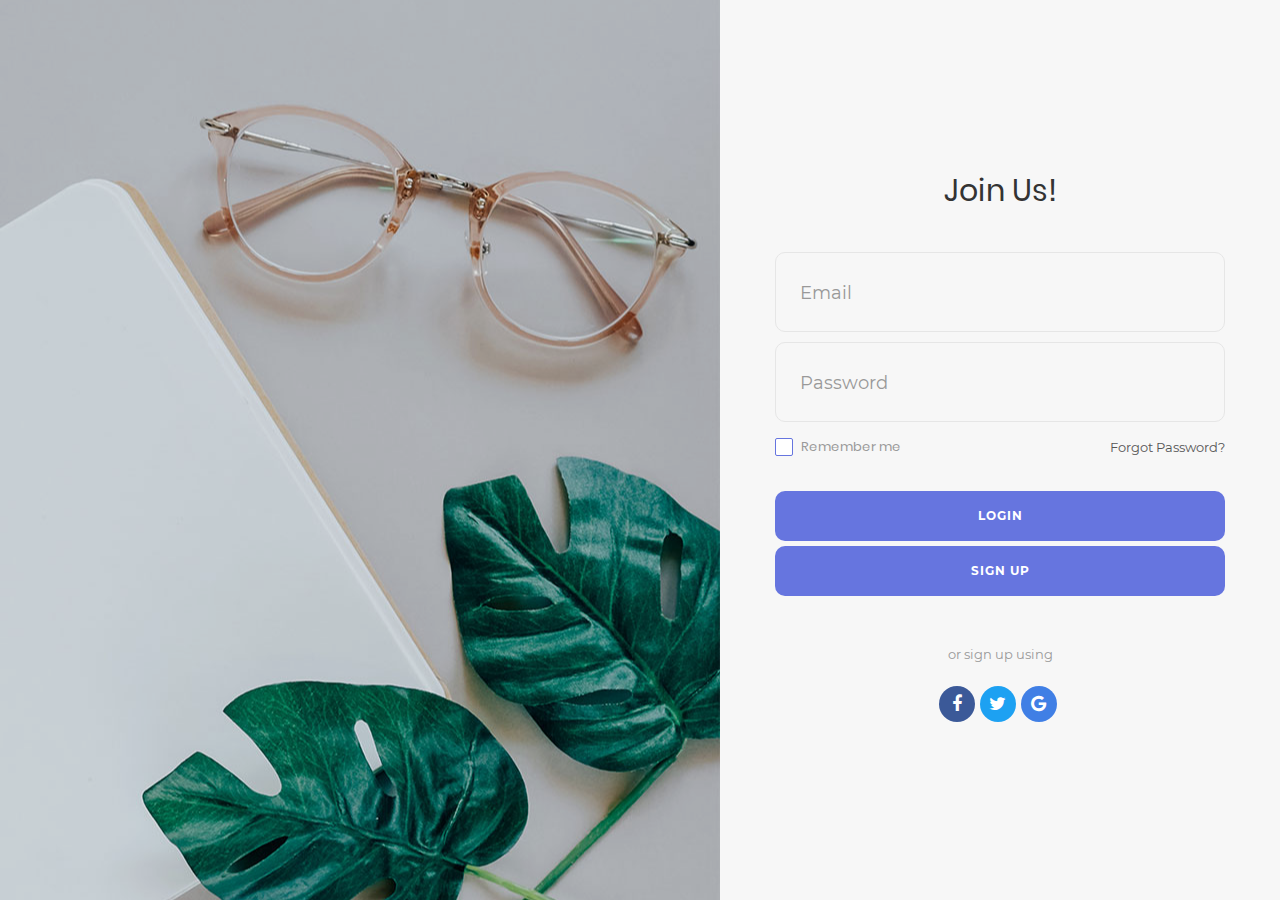
<file: Login_v18/index.html>
<!DOCTYPE html>
<html lang="en">
<head>
	<title>Login V18</title>
	<meta charset="UTF-8">
	<meta name="viewport" content="width=device-width, initial-scale=1">
<!--===============================================================================================-->	
	<link rel="icon" type="image/png" href="images/icons/favicon.ico"/>
<!--===============================================================================================-->
	<link rel="stylesheet" type="text/css" href="vendor/bootstrap/css/bootstrap.min.css">
<!--===============================================================================================-->
	<link rel="stylesheet" type="text/css" href="fonts/font-awesome-4.7.0/css/font-awesome.min.css">
<!--===============================================================================================-->
	<link rel="stylesheet" type="text/css" href="fonts/Linearicons-Free-v1.0.0/icon-font.min.css">
<!--===============================================================================================-->
	<link rel="stylesheet" type="text/css" href="vendor/animate/animate.css">
<!--===============================================================================================-->	
	<link rel="stylesheet" type="text/css" href="vendor/css-hamburgers/hamburgers.min.css">
<!--===============================================================================================-->
	<link rel="stylesheet" type="text/css" href="vendor/animsition/css/animsition.min.css">
<!--===============================================================================================-->
	<link rel="stylesheet" type="text/css" href="vendor/select2/select2.min.css">
<!--===============================================================================================-->	
	<link rel="stylesheet" type="text/css" href="vendor/daterangepicker/daterangepicker.css">
<!--===============================================================================================-->
	<link rel="stylesheet" type="text/css" href="css/util.css">
	<link rel="stylesheet" type="text/css" href="css/main.css">
<!--===============================================================================================-->
</head>
<body style="background-color: #666666;">
	
	<div class="limiter">
		<div class="container-login100">
			<div class="wrap-login100">
				<form class="login100-form validate-form">
					<span class="login100-form-title p-b-43">
						Join Us!
					</span>
					
					
					<div class="wrap-input100 validate-input" data-validate = "Valid email is required: ex@abc.xyz">
						<input class="input100" type="text" name="email">
						<span class="focus-input100"></span>
						<span class="label-input100">Email</span>
					</div>
					
					
					<div class="wrap-input100 validate-input" data-validate="Password is required">
						<input class="input100" type="password" name="pass">
						<span class="focus-input100"></span>
						<span class="label-input100">Password</span>
					</div>

					<div class="flex-sb-m w-full p-t-3 p-b-32">
						<div class="contact100-form-checkbox">
							<input class="input-checkbox100" id="ckb1" type="checkbox" name="remember-me">
							<label class="label-checkbox100" for="ckb1">
								Remember me
							</label>
						</div>

						<div>
							<a href="#" class="txt1">
								Forgot Password?
							</a>
						</div>
					</div>
			

					<div class="container-login100-form-btn">
						<button class="login100-form-btn space">
							Login
						</button>
					</div>
                    <div class="container-login100-form-btn">
                        <button class="login100-form-btn">
                        Sign Up</button>
                    </div>
					
					<div class="text-center p-t-46 p-b-20">
						<span class="txt2">
							or sign up using
						</span>
					</div>

					<div class="login100-form-social flex-c-m">
						<a href="#" class="login100-form-social-item flex-c-m bg1 m-r-5">
							<i class="fa fa-facebook-f" aria-hidden="true"></i>
						</a>

						<a href="#" class="login100-form-social-item flex-c-m bg2 m-r-5">
							<i class="fa fa-twitter" aria-hidden="true"></i>
						</a>
                        <a href="#" class="login100-form-social-item flex-c-m bg4 s m-r-5">
							<i class="fa fa-google" aria-hidden="true"></i>
						</a>
					</div>
				</form>

				<div class="login100-more" style="background-image: url('images/bg-01.jpg');">
				</div>
			</div>
		</div>
	</div>
	
	

	
	
<!--===============================================================================================-->
	<script src="vendor/jquery/jquery-3.2.1.min.js"></script>
<!--===============================================================================================-->
	<script src="vendor/animsition/js/animsition.min.js"></script>
<!--===============================================================================================-->
	<script src="vendor/bootstrap/js/popper.js"></script>
	<script src="vendor/bootstrap/js/bootstrap.min.js"></script>
<!--===============================================================================================-->
	<script src="vendor/select2/select2.min.js"></script>
<!--===============================================================================================-->
	<script src="vendor/daterangepicker/moment.min.js"></script>
	<script src="vendor/daterangepicker/daterangepicker.js"></script>
<!--===============================================================================================-->
	<script src="vendor/countdowntime/countdowntime.js"></script>
<!--===============================================================================================-->
	<script src="js/main.js"></script>

</body>
</html>
</file>
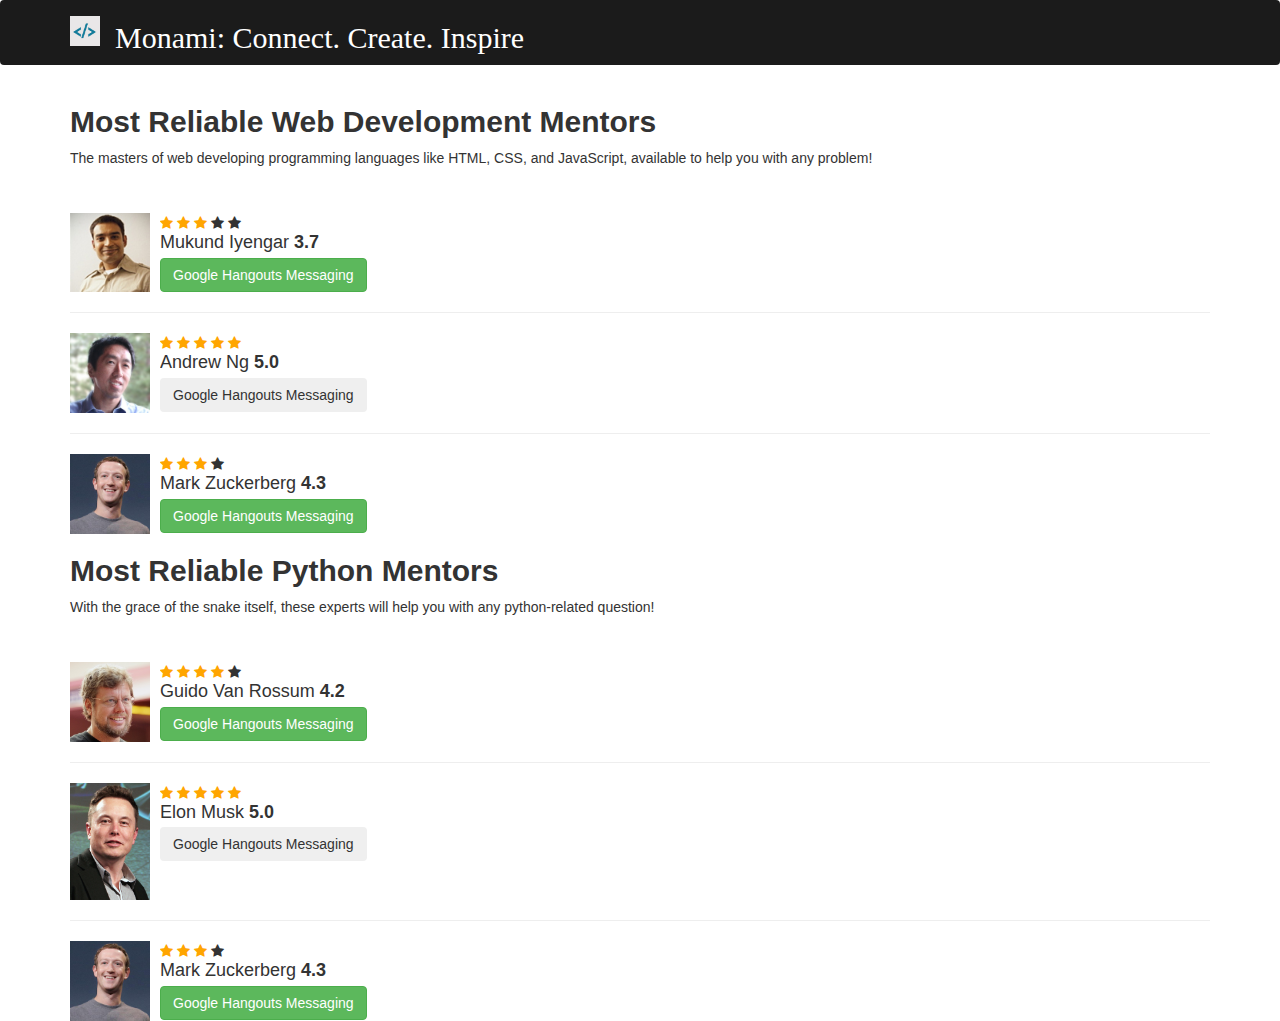
<file: leaderboard.html>
<!DOCTYPE html>
<html lang="en">
<head>
  <title>Bootstrap Example</title>
  <meta charset="utf-8">
  <meta name="viewport" content="width=device-width, initial-scale=1">
  <link rel="stylesheet" href="https://maxcdn.bootstrapcdn.com/bootstrap/3.3.7/css/bootstrap.min.css">
  <script src="https://ajax.googleapis.com/ajax/libs/jquery/3.3.1/jquery.min.js"></script>
  <script src="https://maxcdn.bootstrapcdn.com/bootstrap/3.3.7/js/bootstrap.min.js"></script>
</head>
    <style>
        .bold{
            font-weight: 600;
        }
        .checked{
            color: orange;
        }
        .white{
            color:white;
            font-family: "Montserrat";
        }
        .space{
            white-space: 100px;
        }
        
    </style>
<body>
  <nav class="navbar navbar-expand-lg" style="background-color: #1b1b1b" id="mainNav">
      <div class="container">
          <a class="navbar-brand js-scroll-trigger text-white stupid-font" href="signup.html"><img src="logo.jpg" width="30" height="30"alt="Cool logo">  </a>
          <h2 class=" white">Monami: Connect. Create. Inspire </h2>
        
        </button>
        
      </div>
      </nav>
<div class="container">
    <h2><b>Most Reliable Web Development Mentors</b></h2>
  <p>The masters of web developing programming languages like HTML, CSS, and JavaScript, available to help you with any problem!</p><br>
  <div class="media">
    <div class="media-left media-top">
      <img src="mukund.jpeg" class="media-object" style="width:80px">
    </div>
    <div class="media-body"><link rel="stylesheet" href="https://cdnjs.cloudflare.com/ajax/libs/font-awesome/4.7.0/css/font-awesome.min.css">

<span class="fa fa-star checked" ></span>
<span class="fa fa-star checked"></span>
<span class="fa fa-star checked"></span>
<span class="fa fa-star"></span>
<span class="fa fa-star"></span>
      <h4 class="media-heading">Mukund Iyengar    <span class="bold">3.7 </span></h4>
        
        <button type="button" class="btn btn-success">Google Hangouts Messaging</button>
        
      
    </div>
  </div>
  <hr>
  <div class="media">
    <div class="media-left media-middle">
      <img src="andrew.jpg" class="media-object" style="width:80px">
    </div>
    <div class="media-body">
        <span class="fa fa-star checked" ></span>
<span class="fa fa-star checked"></span>
<span class="fa fa-star checked"></span>
<span class="fa fa-star checked"></span>
<span class="fa fa-star checked"></span>
      <h4 class="media-heading">Andrew Ng <span class="bold">5.0 </span> </h4><button type="button" class="btn btn-basic">Google Hangouts Messaging</button>
      
    </div>
  </div>
  <hr>
  <div class="media">
    <div class="media-left media-bottom">
      <img src="zuck.jpg" class="media-object" style="width:80px">
    </div>
    <div class="media-body">
        <span class="fa fa-star checked"></span>
<span class="fa fa-star checked"></span>
<span class="fa fa-star checked"></span>
<span class="fa fa-star "></span>
      <h4 class="media-heading">Mark Zuckerberg <span class="bold">4.3 </span></h4><button type="button" class="btn btn-success">Google Hangouts Messaging</button>
      
    </div>
  </div>
</div>
<div class="container">
    <h2><b>Most Reliable Python Mentors</b></h2>
  <p>With the grace of the snake itself, these experts will help you with any python-related question!</p><br>
  <div class="media">
    <div class="media-left media-top">
      <img src="guido.jpg" class="media-object" style="width:80px">
    </div>
    <div class="media-body">
      <span class="fa fa-star checked"></span>
<span class="fa fa-star checked"></span>
<span class="fa fa-star checked"></span>
        <span class="fa fa-star checked"></span>

<span class="fa fa-star "></span>
      <h4 class="media-heading">Guido Van Rossum <span class="bold">4.2 </span></h4><button type="button" class="btn btn-success">Google Hangouts Messaging</button>
      
    </div>
  </div>
  <hr>
  <div class="media">
    <div class="media-left media-middle">
      <img src="musky.jpg" class="media-object" style="width:80px">
    </div>
    <div class="media-body">
     <span class="fa fa-star checked" ></span>
<span class="fa fa-star checked"></span>
<span class="fa fa-star checked"></span>
<span class="fa fa-star checked"></span>
<span class="fa fa-star checked"></span>
      <h4 class="media-heading">Elon Musk <span class="bold">5.0 </span> </h4><button type="button" class="btn btn-basic">Google Hangouts Messaging</button>
      
    </div>
  </div>
  <hr>
  <div class="media">
    <div class="media-left media-bottom">
      <img src="zuck.jpg" class="media-object" style="width:80px">
    </div>
    <div class="media-body">
      <span class="fa fa-star checked"></span>
<span class="fa fa-star checked"></span>
<span class="fa fa-star checked"></span>
<span class="fa fa-star "></span>
      <h4 class="media-heading">Mark Zuckerberg <span class="bold">4.3 </span></h4><button type="button" class="btn btn-success">Google Hangouts Messaging</button>
        
    </div>
  </div>
</div>
<div class="space">
            
        </div>
</body>
</html>
</file>
<file: Login_v18/vendor/daterangepicker/daterangepicker.css>
.daterangepicker {
  position: absolute;
  color: inherit;
  background-color: #fff;
  border-radius: 4px;
  width: 278px;
  padding: 4px;
  margin-top: 1px;
  top: 100px;
  left: 20px;
  /* Calendars */ }
  .daterangepicker:before, .daterangepicker:after {
    position: absolute;
    display: inline-block;
    border-bottom-color: rgba(0, 0, 0, 0.2);
    content: ''; }
  .daterangepicker:before {
    top: -7px;
    border-right: 7px solid transparent;
    border-left: 7px solid transparent;
    border-bottom: 7px solid #ccc; }
  .daterangepicker:after {
    top: -6px;
    border-right: 6px solid transparent;
    border-bottom: 6px solid #fff;
    border-left: 6px solid transparent; }
  .daterangepicker.opensleft:before {
    right: 9px; }
  .daterangepicker.opensleft:after {
    right: 10px; }
  .daterangepicker.openscenter:before {
    left: 0;
    right: 0;
    width: 0;
    margin-left: auto;
    margin-right: auto; }
  .daterangepicker.openscenter:after {
    left: 0;
    right: 0;
    width: 0;
    margin-left: auto;
    margin-right: auto; }
  .daterangepicker.opensright:before {
    left: 9px; }
  .daterangepicker.opensright:after {
    left: 10px; }
  .daterangepicker.dropup {
    margin-top: -5px; }
    .daterangepicker.dropup:before {
      top: initial;
      bottom: -7px;
      border-bottom: initial;
      border-top: 7px solid #ccc; }
    .daterangepicker.dropup:after {
      top: initial;
      bottom: -6px;
      border-bottom: initial;
      border-top: 6px solid #fff; }
  .daterangepicker.dropdown-menu {
    max-width: none;
    z-index: 3001; }
  .daterangepicker.single .ranges, .daterangepicker.single .calendar {
    float: none; }
  .daterangepicker.show-calendar .calendar {
    display: block; }
  .daterangepicker .calendar {
    display: none;
    max-width: 270px;
    margin: 4px; }
    .daterangepicker .calendar.single .calendar-table {
      border: none; }
    .daterangepicker .calendar th, .daterangepicker .calendar td {
      white-space: nowrap;
      text-align: center;
      min-width: 32px; }
  .daterangepicker .calendar-table {
    border: 1px solid #fff;
    padding: 4px;
    border-radius: 4px;
    background-color: #fff; }
  .daterangepicker table {
    width: 100%;
    margin: 0; }
  .daterangepicker td, .daterangepicker th {
    text-align: center;
    width: 20px;
    height: 20px;
    border-radius: 4px;
    border: 1px solid transparent;
    white-space: nowrap;
    cursor: pointer; }
    .daterangepicker td.available:hover, .daterangepicker th.available:hover {
      background-color: #eee;
      border-color: transparent;
      color: inherit; }
    .daterangepicker td.week, .daterangepicker th.week {
      font-size: 80%;
      color: #ccc; }
  .daterangepicker td.off, .daterangepicker td.off.in-range, .daterangepicker td.off.start-date, .daterangepicker td.off.end-date {
    background-color: #fff;
    border-color: transparent;
    color: #999; }
  .daterangepicker td.in-range {
    background-color: #ebf4f8;
    border-color: transparent;
    color: #000;
    border-radius: 0; }
  .daterangepicker td.start-date {
    border-radius: 4px 0 0 4px; }
  .daterangepicker td.end-date {
    border-radius: 0 4px 4px 0; }
  .daterangepicker td.start-date.end-date {
    border-radius: 4px; }
  .daterangepicker td.active, .daterangepicker td.active:hover {
    background-color: #357ebd;
    border-color: transparent;
    color: #fff; }
  .daterangepicker th.month {
    width: auto; }
  .daterangepicker td.disabled, .daterangepicker option.disabled {
    color: #999;
    cursor: not-allowed;
    text-decoration: line-through; }
  .daterangepicker select.monthselect, .daterangepicker select.yearselect {
    font-size: 12px;
    padding: 1px;
    height: auto;
    margin: 0;
    cursor: default; }
  .daterangepicker select.monthselect {
    margin-right: 2%;
    width: 56%; }
  .daterangepicker select.yearselect {
    width: 40%; }
  .daterangepicker select.hourselect, .daterangepicker select.minuteselect, .daterangepicker select.secondselect, .daterangepicker select.ampmselect {
    width: 50px;
    margin-bottom: 0; }
  .daterangepicker .input-mini {
    border: 1px solid #ccc;
    border-radius: 4px;
    color: #555;
    height: 30px;
    line-height: 30px;
    display: block;
    vertical-align: middle;
    margin: 0 0 5px 0;
    padding: 0 6px 0 28px;
    width: 100%; }
    .daterangepicker .input-mini.active {
      border: 1px solid #08c;
      border-radius: 4px; }
  .daterangepicker .daterangepicker_input {
    position: relative; }
    .daterangepicker .daterangepicker_input i {
      position: absolute;
      left: 8px;
      top: 8px; }
  .daterangepicker.rtl .input-mini {
    padding-right: 28px;
    padding-left: 6px; }
  .daterangepicker.rtl .daterangepicker_input i {
    left: auto;
    right: 8px; }
  .daterangepicker .calendar-time {
    text-align: center;
    margin: 5px auto;
    line-height: 30px;
    position: relative;
    padding-left: 28px; }
    .daterangepicker .calendar-time select.disabled {
      color: #ccc;
      cursor: not-allowed; }

.ranges {
  font-size: 11px;
  float: none;
  margin: 4px;
  text-align: left; }
  .ranges ul {
    list-style: none;
    margin: 0 auto;
    padding: 0;
    width: 100%; }
  .ranges li {
    font-size: 13px;
    background-color: #f5f5f5;
    border: 1px solid #f5f5f5;
    border-radius: 4px;
    color: #08c;
    padding: 3px 12px;
    margin-bottom: 8px;
    cursor: pointer; }
    .ranges li:hover {
      background-color: #08c;
      border: 1px solid #08c;
      color: #fff; }
    .ranges li.active {
      background-color: #08c;
      border: 1px solid #08c;
      color: #fff; }

/*  Larger Screen Styling */
@media (min-width: 564px) {
  .daterangepicker {
    width: auto; }
    .daterangepicker .ranges ul {
      width: 160px; }
    .daterangepicker.single .ranges ul {
      width: 100%; }
    .daterangepicker.single .calendar.left {
      clear: none; }
    .daterangepicker.single.ltr .ranges, .daterangepicker.single.ltr .calendar {
      float: left; }
    .daterangepicker.single.rtl .ranges, .daterangepicker.single.rtl .calendar {
      float: right; }
    .daterangepicker.ltr {
      direction: ltr;
      text-align: left; }
      .daterangepicker.ltr .calendar.left {
        clear: left;
        margin-right: 0; }
        .daterangepicker.ltr .calendar.left .calendar-table {
          border-right: none;
          border-top-right-radius: 0;
          border-bottom-right-radius: 0; }
      .daterangepicker.ltr .calendar.right {
        margin-left: 0; }
        .daterangepicker.ltr .calendar.right .calendar-table {
          border-left: none;
          border-top-left-radius: 0;
          border-bottom-left-radius: 0; }
      .daterangepicker.ltr .left .daterangepicker_input {
        padding-right: 12px; }
      .daterangepicker.ltr .calendar.left .calendar-table {
        padding-right: 12px; }
      .daterangepicker.ltr .ranges, .daterangepicker.ltr .calendar {
        float: left; }
    .daterangepicker.rtl {
      direction: rtl;
      text-align: right; }
      .daterangepicker.rtl .calendar.left {
        clear: right;
        margin-left: 0; }
        .daterangepicker.rtl .calendar.left .calendar-table {
          border-left: none;
          border-top-left-radius: 0;
          border-bottom-left-radius: 0; }
      .daterangepicker.rtl .calendar.right {
        margin-right: 0; }
        .daterangepicker.rtl .calendar.right .calendar-table {
          border-right: none;
          border-top-right-radius: 0;
          border-bottom-right-radius: 0; }
      .daterangepicker.rtl .left .daterangepicker_input {
        padding-left: 12px; }
      .daterangepicker.rtl .calendar.left .calendar-table {
        padding-left: 12px; }
      .daterangepicker.rtl .ranges, .daterangepicker.rtl .calendar {
        text-align: right;
        float: right; } }
@media (min-width: 730px) {
  .daterangepicker .ranges {
    width: auto; }
  .daterangepicker.ltr .ranges {
    float: left; }
  .daterangepicker.rtl .ranges {
    float: right; }
  .daterangepicker .calendar.left {
    clear: none !important; } }
</file>
<file: Login_v18/css/util.css>
/*[ FONT SIZE ]
///////////////////////////////////////////////////////////
*/
.fs-1 {font-size: 1px;}
.fs-2 {font-size: 2px;}
.fs-3 {font-size: 3px;}
.fs-4 {font-size: 4px;}
.fs-5 {font-size: 5px;}
.fs-6 {font-size: 6px;}
.fs-7 {font-size: 7px;}
.fs-8 {font-size: 8px;}
.fs-9 {font-size: 9px;}
.fs-10 {font-size: 10px;}
.fs-11 {font-size: 11px;}
.fs-12 {font-size: 12px;}
.fs-13 {font-size: 13px;}
.fs-14 {font-size: 14px;}
.fs-15 {font-size: 15px;}
.fs-16 {font-size: 16px;}
.fs-17 {font-size: 17px;}
.fs-18 {font-size: 18px;}
.fs-19 {font-size: 19px;}
.fs-20 {font-size: 20px;}
.fs-21 {font-size: 21px;}
.fs-22 {font-size: 22px;}
.fs-23 {font-size: 23px;}
.fs-24 {font-size: 24px;}
.fs-25 {font-size: 25px;}
.fs-26 {font-size: 26px;}
.fs-27 {font-size: 27px;}
.fs-28 {font-size: 28px;}
.fs-29 {font-size: 29px;}
.fs-30 {font-size: 30px;}
.fs-31 {font-size: 31px;}
.fs-32 {font-size: 32px;}
.fs-33 {font-size: 33px;}
.fs-34 {font-size: 34px;}
.fs-35 {font-size: 35px;}
.fs-36 {font-size: 36px;}
.fs-37 {font-size: 37px;}
.fs-38 {font-size: 38px;}
.fs-39 {font-size: 39px;}
.fs-40 {font-size: 40px;}
.fs-41 {font-size: 41px;}
.fs-42 {font-size: 42px;}
.fs-43 {font-size: 43px;}
.fs-44 {font-size: 44px;}
.fs-45 {font-size: 45px;}
.fs-46 {font-size: 46px;}
.fs-47 {font-size: 47px;}
.fs-48 {font-size: 48px;}
.fs-49 {font-size: 49px;}
.fs-50 {font-size: 50px;}
.fs-51 {font-size: 51px;}
.fs-52 {font-size: 52px;}
.fs-53 {font-size: 53px;}
.fs-54 {font-size: 54px;}
.fs-55 {font-size: 55px;}
.fs-56 {font-size: 56px;}
.fs-57 {font-size: 57px;}
.fs-58 {font-size: 58px;}
.fs-59 {font-size: 59px;}
.fs-60 {font-size: 60px;}
.fs-61 {font-size: 61px;}
.fs-62 {font-size: 62px;}
.fs-63 {font-size: 63px;}
.fs-64 {font-size: 64px;}
.fs-65 {font-size: 65px;}
.fs-66 {font-size: 66px;}
.fs-67 {font-size: 67px;}
.fs-68 {font-size: 68px;}
.fs-69 {font-size: 69px;}
.fs-70 {font-size: 70px;}
.fs-71 {font-size: 71px;}
.fs-72 {font-size: 72px;}
.fs-73 {font-size: 73px;}
.fs-74 {font-size: 74px;}
.fs-75 {font-size: 75px;}
.fs-76 {font-size: 76px;}
.fs-77 {font-size: 77px;}
.fs-78 {font-size: 78px;}
.fs-79 {font-size: 79px;}
.fs-80 {font-size: 80px;}
.fs-81 {font-size: 81px;}
.fs-82 {font-size: 82px;}
.fs-83 {font-size: 83px;}
.fs-84 {font-size: 84px;}
.fs-85 {font-size: 85px;}
.fs-86 {font-size: 86px;}
.fs-87 {font-size: 87px;}
.fs-88 {font-size: 88px;}
.fs-89 {font-size: 89px;}
.fs-90 {font-size: 90px;}
.fs-91 {font-size: 91px;}
.fs-92 {font-size: 92px;}
.fs-93 {font-size: 93px;}
.fs-94 {font-size: 94px;}
.fs-95 {font-size: 95px;}
.fs-96 {font-size: 96px;}
.fs-97 {font-size: 97px;}
.fs-98 {font-size: 98px;}
.fs-99 {font-size: 99px;}
.fs-100 {font-size: 100px;}
.fs-101 {font-size: 101px;}
.fs-102 {font-size: 102px;}
.fs-103 {font-size: 103px;}
.fs-104 {font-size: 104px;}
.fs-105 {font-size: 105px;}
.fs-106 {font-size: 106px;}
.fs-107 {font-size: 107px;}
.fs-108 {font-size: 108px;}
.fs-109 {font-size: 109px;}
.fs-110 {font-size: 110px;}
.fs-111 {font-size: 111px;}
.fs-112 {font-size: 112px;}
.fs-113 {font-size: 113px;}
.fs-114 {font-size: 114px;}
.fs-115 {font-size: 115px;}
.fs-116 {font-size: 116px;}
.fs-117 {font-size: 117px;}
.fs-118 {font-size: 118px;}
.fs-119 {font-size: 119px;}
.fs-120 {font-size: 120px;}
.fs-121 {font-size: 121px;}
.fs-122 {font-size: 122px;}
.fs-123 {font-size: 123px;}
.fs-124 {font-size: 124px;}
.fs-125 {font-size: 125px;}
.fs-126 {font-size: 126px;}
.fs-127 {font-size: 127px;}
.fs-128 {font-size: 128px;}
.fs-129 {font-size: 129px;}
.fs-130 {font-size: 130px;}
.fs-131 {font-size: 131px;}
.fs-132 {font-size: 132px;}
.fs-133 {font-size: 133px;}
.fs-134 {font-size: 134px;}
.fs-135 {font-size: 135px;}
.fs-136 {font-size: 136px;}
.fs-137 {font-size: 137px;}
.fs-138 {font-size: 138px;}
.fs-139 {font-size: 139px;}
.fs-140 {font-size: 140px;}
.fs-141 {font-size: 141px;}
.fs-142 {font-size: 142px;}
.fs-143 {font-size: 143px;}
.fs-144 {font-size: 144px;}
.fs-145 {font-size: 145px;}
.fs-146 {font-size: 146px;}
.fs-147 {font-size: 147px;}
.fs-148 {font-size: 148px;}
.fs-149 {font-size: 149px;}
.fs-150 {font-size: 150px;}
.fs-151 {font-size: 151px;}
.fs-152 {font-size: 152px;}
.fs-153 {font-size: 153px;}
.fs-154 {font-size: 154px;}
.fs-155 {font-size: 155px;}
.fs-156 {font-size: 156px;}
.fs-157 {font-size: 157px;}
.fs-158 {font-size: 158px;}
.fs-159 {font-size: 159px;}
.fs-160 {font-size: 160px;}
.fs-161 {font-size: 161px;}
.fs-162 {font-size: 162px;}
.fs-163 {font-size: 163px;}
.fs-164 {font-size: 164px;}
.fs-165 {font-size: 165px;}
.fs-166 {font-size: 166px;}
.fs-167 {font-size: 167px;}
.fs-168 {font-size: 168px;}
.fs-169 {font-size: 169px;}
.fs-170 {font-size: 170px;}
.fs-171 {font-size: 171px;}
.fs-172 {font-size: 172px;}
.fs-173 {font-size: 173px;}
.fs-174 {font-size: 174px;}
.fs-175 {font-size: 175px;}
.fs-176 {font-size: 176px;}
.fs-177 {font-size: 177px;}
.fs-178 {font-size: 178px;}
.fs-179 {font-size: 179px;}
.fs-180 {font-size: 180px;}
.fs-181 {font-size: 181px;}
.fs-182 {font-size: 182px;}
.fs-183 {font-size: 183px;}
.fs-184 {font-size: 184px;}
.fs-185 {font-size: 185px;}
.fs-186 {font-size: 186px;}
.fs-187 {font-size: 187px;}
.fs-188 {font-size: 188px;}
.fs-189 {font-size: 189px;}
.fs-190 {font-size: 190px;}
.fs-191 {font-size: 191px;}
.fs-192 {font-size: 192px;}
.fs-193 {font-size: 193px;}
.fs-194 {font-size: 194px;}
.fs-195 {font-size: 195px;}
.fs-196 {font-size: 196px;}
.fs-197 {font-size: 197px;}
.fs-198 {font-size: 198px;}
.fs-199 {font-size: 199px;}
.fs-200 {font-size: 200px;}

/*[ PADDING ]
///////////////////////////////////////////////////////////
*/
.p-t-0 {padding-top: 0px;}
.p-t-1 {padding-top: 1px;}
.p-t-2 {padding-top: 2px;}
.p-t-3 {padding-top: 3px;}
.p-t-4 {padding-top: 4px;}
.p-t-5 {padding-top: 5px;}
.p-t-6 {padding-top: 6px;}
.p-t-7 {padding-top: 7px;}
.p-t-8 {padding-top: 8px;}
.p-t-9 {padding-top: 9px;}
.p-t-10 {padding-top: 10px;}
.p-t-11 {padding-top: 11px;}
.p-t-12 {padding-top: 12px;}
.p-t-13 {padding-top: 13px;}
.p-t-14 {padding-top: 14px;}
.p-t-15 {padding-top: 15px;}
.p-t-16 {padding-top: 16px;}
.p-t-17 {padding-top: 17px;}
.p-t-18 {padding-top: 18px;}
.p-t-19 {padding-top: 19px;}
.p-t-20 {padding-top: 20px;}
.p-t-21 {padding-top: 21px;}
.p-t-22 {padding-top: 22px;}
.p-t-23 {padding-top: 23px;}
.p-t-24 {padding-top: 24px;}
.p-t-25 {padding-top: 25px;}
.p-t-26 {padding-top: 26px;}
.p-t-27 {padding-top: 27px;}
.p-t-28 {padding-top: 28px;}
.p-t-29 {padding-top: 29px;}
.p-t-30 {padding-top: 30px;}
.p-t-31 {padding-top: 31px;}
.p-t-32 {padding-top: 32px;}
.p-t-33 {padding-top: 33px;}
.p-t-34 {padding-top: 34px;}
.p-t-35 {padding-top: 35px;}
.p-t-36 {padding-top: 36px;}
.p-t-37 {padding-top: 37px;}
.p-t-38 {padding-top: 38px;}
.p-t-39 {padding-top: 39px;}
.p-t-40 {padding-top: 40px;}
.p-t-41 {padding-top: 41px;}
.p-t-42 {padding-top: 42px;}
.p-t-43 {padding-top: 43px;}
.p-t-44 {padding-top: 44px;}
.p-t-45 {padding-top: 45px;}
.p-t-46 {padding-top: 46px;}
.p-t-47 {padding-top: 47px;}
.p-t-48 {padding-top: 48px;}
.p-t-49 {padding-top: 49px;}
.p-t-50 {padding-top: 50px;}
.p-t-51 {padding-top: 51px;}
.p-t-52 {padding-top: 52px;}
.p-t-53 {padding-top: 53px;}
.p-t-54 {padding-top: 54px;}
.p-t-55 {padding-top: 55px;}
.p-t-56 {padding-top: 56px;}
.p-t-57 {padding-top: 57px;}
.p-t-58 {padding-top: 58px;}
.p-t-59 {padding-top: 59px;}
.p-t-60 {padding-top: 60px;}
.p-t-61 {padding-top: 61px;}
.p-t-62 {padding-top: 62px;}
.p-t-63 {padding-top: 63px;}
.p-t-64 {padding-top: 64px;}
.p-t-65 {padding-top: 65px;}
.p-t-66 {padding-top: 66px;}
.p-t-67 {padding-top: 67px;}
.p-t-68 {padding-top: 68px;}
.p-t-69 {padding-top: 69px;}
.p-t-70 {padding-top: 70px;}
.p-t-71 {padding-top: 71px;}
.p-t-72 {padding-top: 72px;}
.p-t-73 {padding-top: 73px;}
.p-t-74 {padding-top: 74px;}
.p-t-75 {padding-top: 75px;}
.p-t-76 {padding-top: 76px;}
.p-t-77 {padding-top: 77px;}
.p-t-78 {padding-top: 78px;}
.p-t-79 {padding-top: 79px;}
.p-t-80 {padding-top: 80px;}
.p-t-81 {padding-top: 81px;}
.p-t-82 {padding-top: 82px;}
.p-t-83 {padding-top: 83px;}
.p-t-84 {padding-top: 84px;}
.p-t-85 {padding-top: 85px;}
.p-t-86 {padding-top: 86px;}
.p-t-87 {padding-top: 87px;}
.p-t-88 {padding-top: 88px;}
.p-t-89 {padding-top: 89px;}
.p-t-90 {padding-top: 90px;}
.p-t-91 {padding-top: 91px;}
.p-t-92 {padding-top: 92px;}
.p-t-93 {padding-top: 93px;}
.p-t-94 {padding-top: 94px;}
.p-t-95 {padding-top: 95px;}
.p-t-96 {padding-top: 96px;}
.p-t-97 {padding-top: 97px;}
.p-t-98 {padding-top: 98px;}
.p-t-99 {padding-top: 99px;}
.p-t-100 {padding-top: 100px;}
.p-t-101 {padding-top: 101px;}
.p-t-102 {padding-top: 102px;}
.p-t-103 {padding-top: 103px;}
.p-t-104 {padding-top: 104px;}
.p-t-105 {padding-top: 105px;}
.p-t-106 {padding-top: 106px;}
.p-t-107 {padding-top: 107px;}
.p-t-108 {padding-top: 108px;}
.p-t-109 {padding-top: 109px;}
.p-t-110 {padding-top: 110px;}
.p-t-111 {padding-top: 111px;}
.p-t-112 {padding-top: 112px;}
.p-t-113 {padding-top: 113px;}
.p-t-114 {padding-top: 114px;}
.p-t-115 {padding-top: 115px;}
.p-t-116 {padding-top: 116px;}
.p-t-117 {padding-top: 117px;}
.p-t-118 {padding-top: 118px;}
.p-t-119 {padding-top: 119px;}
.p-t-120 {padding-top: 120px;}
.p-t-121 {padding-top: 121px;}
.p-t-122 {padding-top: 122px;}
.p-t-123 {padding-top: 123px;}
.p-t-124 {padding-top: 124px;}
.p-t-125 {padding-top: 125px;}
.p-t-126 {padding-top: 126px;}
.p-t-127 {padding-top: 127px;}
.p-t-128 {padding-top: 128px;}
.p-t-129 {padding-top: 129px;}
.p-t-130 {padding-top: 130px;}
.p-t-131 {padding-top: 131px;}
.p-t-132 {padding-top: 132px;}
.p-t-133 {padding-top: 133px;}
.p-t-134 {padding-top: 134px;}
.p-t-135 {padding-top: 135px;}
.p-t-136 {padding-top: 136px;}
.p-t-137 {padding-top: 137px;}
.p-t-138 {padding-top: 138px;}
.p-t-139 {padding-top: 139px;}
.p-t-140 {padding-top: 140px;}
.p-t-141 {padding-top: 141px;}
.p-t-142 {padding-top: 142px;}
.p-t-143 {padding-top: 143px;}
.p-t-144 {padding-top: 144px;}
.p-t-145 {padding-top: 145px;}
.p-t-146 {padding-top: 146px;}
.p-t-147 {padding-top: 147px;}
.p-t-148 {padding-top: 148px;}
.p-t-149 {padding-top: 149px;}
.p-t-150 {padding-top: 150px;}
.p-t-151 {padding-top: 151px;}
.p-t-152 {padding-top: 152px;}
.p-t-153 {padding-top: 153px;}
.p-t-154 {padding-top: 154px;}
.p-t-155 {padding-top: 155px;}
.p-t-156 {padding-top: 156px;}
.p-t-157 {padding-top: 157px;}
.p-t-158 {padding-top: 158px;}
.p-t-159 {padding-top: 159px;}
.p-t-160 {padding-top: 160px;}
.p-t-161 {padding-top: 161px;}
.p-t-162 {padding-top: 162px;}
.p-t-163 {padding-top: 163px;}
.p-t-164 {padding-top: 164px;}
.p-t-165 {padding-top: 165px;}
.p-t-166 {padding-top: 166px;}
.p-t-167 {padding-top: 167px;}
.p-t-168 {padding-top: 168px;}
.p-t-169 {padding-top: 169px;}
.p-t-170 {padding-top: 170px;}
.p-t-171 {padding-top: 171px;}
.p-t-172 {padding-top: 172px;}
.p-t-173 {padding-top: 173px;}
.p-t-174 {padding-top: 174px;}
.p-t-175 {padding-top: 175px;}
.p-t-176 {padding-top: 176px;}
.p-t-177 {padding-top: 177px;}
.p-t-178 {padding-top: 178px;}
.p-t-179 {padding-top: 179px;}
.p-t-180 {padding-top: 180px;}
.p-t-181 {padding-top: 181px;}
.p-t-182 {padding-top: 182px;}
.p-t-183 {padding-top: 183px;}
.p-t-184 {padding-top: 184px;}
.p-t-185 {padding-top: 185px;}
.p-t-186 {padding-top: 186px;}
.p-t-187 {padding-top: 187px;}
.p-t-188 {padding-top: 188px;}
.p-t-189 {padding-top: 189px;}
.p-t-190 {padding-top: 190px;}
.p-t-191 {padding-top: 191px;}
.p-t-192 {padding-top: 192px;}
.p-t-193 {padding-top: 193px;}
.p-t-194 {padding-top: 194px;}
.p-t-195 {padding-top: 195px;}
.p-t-196 {padding-top: 196px;}
.p-t-197 {padding-top: 197px;}
.p-t-198 {padding-top: 198px;}
.p-t-199 {padding-top: 199px;}
.p-t-200 {padding-top: 200px;}
.p-t-201 {padding-top: 201px;}
.p-t-202 {padding-top: 202px;}
.p-t-203 {padding-top: 203px;}
.p-t-204 {padding-top: 204px;}
.p-t-205 {padding-top: 205px;}
.p-t-206 {padding-top: 206px;}
.p-t-207 {padding-top: 207px;}
.p-t-208 {padding-top: 208px;}
.p-t-209 {padding-top: 209px;}
.p-t-210 {padding-top: 210px;}
.p-t-211 {padding-top: 211px;}
.p-t-212 {padding-top: 212px;}
.p-t-213 {padding-top: 213px;}
.p-t-214 {padding-top: 214px;}
.p-t-215 {padding-top: 215px;}
.p-t-216 {padding-top: 216px;}
.p-t-217 {padding-top: 217px;}
.p-t-218 {padding-top: 218px;}
.p-t-219 {padding-top: 219px;}
.p-t-220 {padding-top: 220px;}
.p-t-221 {padding-top: 221px;}
.p-t-222 {padding-top: 222px;}
.p-t-223 {padding-top: 223px;}
.p-t-224 {padding-top: 224px;}
.p-t-225 {padding-top: 225px;}
.p-t-226 {padding-top: 226px;}
.p-t-227 {padding-top: 227px;}
.p-t-228 {padding-top: 228px;}
.p-t-229 {padding-top: 229px;}
.p-t-230 {padding-top: 230px;}
.p-t-231 {padding-top: 231px;}
.p-t-232 {padding-top: 232px;}
.p-t-233 {padding-top: 233px;}
.p-t-234 {padding-top: 234px;}
.p-t-235 {padding-top: 235px;}
.p-t-236 {padding-top: 236px;}
.p-t-237 {padding-top: 237px;}
.p-t-238 {padding-top: 238px;}
.p-t-239 {padding-top: 239px;}
.p-t-240 {padding-top: 240px;}
.p-t-241 {padding-top: 241px;}
.p-t-242 {padding-top: 242px;}
.p-t-243 {padding-top: 243px;}
.p-t-244 {padding-top: 244px;}
.p-t-245 {padding-top: 245px;}
.p-t-246 {padding-top: 246px;}
.p-t-247 {padding-top: 247px;}
.p-t-248 {padding-top: 248px;}
.p-t-249 {padding-top: 249px;}
.p-t-250 {padding-top: 250px;}
.p-b-0 {padding-bottom: 0px;}
.p-b-1 {padding-bottom: 1px;}
.p-b-2 {padding-bottom: 2px;}
.p-b-3 {padding-bottom: 3px;}
.p-b-4 {padding-bottom: 4px;}
.p-b-5 {padding-bottom: 5px;}
.p-b-6 {padding-bottom: 6px;}
.p-b-7 {padding-bottom: 7px;}
.p-b-8 {padding-bottom: 8px;}
.p-b-9 {padding-bottom: 9px;}
.p-b-10 {padding-bottom: 10px;}
.p-b-11 {padding-bottom: 11px;}
.p-b-12 {padding-bottom: 12px;}
.p-b-13 {padding-bottom: 13px;}
.p-b-14 {padding-bottom: 14px;}
.p-b-15 {padding-bottom: 15px;}
.p-b-16 {padding-bottom: 16px;}
.p-b-17 {padding-bottom: 17px;}
.p-b-18 {padding-bottom: 18px;}
.p-b-19 {padding-bottom: 19px;}
.p-b-20 {padding-bottom: 20px;}
.p-b-21 {padding-bottom: 21px;}
.p-b-22 {padding-bottom: 22px;}
.p-b-23 {padding-bottom: 23px;}
.p-b-24 {padding-bottom: 24px;}
.p-b-25 {padding-bottom: 25px;}
.p-b-26 {padding-bottom: 26px;}
.p-b-27 {padding-bottom: 27px;}
.p-b-28 {padding-bottom: 28px;}
.p-b-29 {padding-bottom: 29px;}
.p-b-30 {padding-bottom: 30px;}
.p-b-31 {padding-bottom: 31px;}
.p-b-32 {padding-bottom: 32px;}
.p-b-33 {padding-bottom: 33px;}
.p-b-34 {padding-bottom: 34px;}
.p-b-35 {padding-bottom: 35px;}
.p-b-36 {padding-bottom: 36px;}
.p-b-37 {padding-bottom: 37px;}
.p-b-38 {padding-bottom: 38px;}
.p-b-39 {padding-bottom: 39px;}
.p-b-40 {padding-bottom: 40px;}
.p-b-41 {padding-bottom: 41px;}
.p-b-42 {padding-bottom: 42px;}
.p-b-43 {padding-bottom: 43px;}
.p-b-44 {padding-bottom: 44px;}
.p-b-45 {padding-bottom: 45px;}
.p-b-46 {padding-bottom: 46px;}
.p-b-47 {padding-bottom: 47px;}
.p-b-48 {padding-bottom: 48px;}
.p-b-49 {padding-bottom: 49px;}
.p-b-50 {padding-bottom: 50px;}
.p-b-51 {padding-bottom: 51px;}
.p-b-52 {padding-bottom: 52px;}
.p-b-53 {padding-bottom: 53px;}
.p-b-54 {padding-bottom: 54px;}
.p-b-55 {padding-bottom: 55px;}
.p-b-56 {padding-bottom: 56px;}
.p-b-57 {padding-bottom: 57px;}
.p-b-58 {padding-bottom: 58px;}
.p-b-59 {padding-bottom: 59px;}
.p-b-60 {padding-bottom: 60px;}
.p-b-61 {padding-bottom: 61px;}
.p-b-62 {padding-bottom: 62px;}
.p-b-63 {padding-bottom: 63px;}
.p-b-64 {padding-bottom: 64px;}
.p-b-65 {padding-bottom: 65px;}
.p-b-66 {padding-bottom: 66px;}
.p-b-67 {padding-bottom: 67px;}
.p-b-68 {padding-bottom: 68px;}
.p-b-69 {padding-bottom: 69px;}
.p-b-70 {padding-bottom: 70px;}
.p-b-71 {padding-bottom: 71px;}
.p-b-72 {padding-bottom: 72px;}
.p-b-73 {padding-bottom: 73px;}
.p-b-74 {padding-bottom: 74px;}
.p-b-75 {padding-bottom: 75px;}
.p-b-76 {padding-bottom: 76px;}
.p-b-77 {padding-bottom: 77px;}
.p-b-78 {padding-bottom: 78px;}
.p-b-79 {padding-bottom: 79px;}
.p-b-80 {padding-bottom: 80px;}
.p-b-81 {padding-bottom: 81px;}
.p-b-82 {padding-bottom: 82px;}
.p-b-83 {padding-bottom: 83px;}
.p-b-84 {padding-bottom: 84px;}
.p-b-85 {padding-bottom: 85px;}
.p-b-86 {padding-bottom: 86px;}
.p-b-87 {padding-bottom: 87px;}
.p-b-88 {padding-bottom: 88px;}
.p-b-89 {padding-bottom: 89px;}
.p-b-90 {padding-bottom: 90px;}
.p-b-91 {padding-bottom: 91px;}
.p-b-92 {padding-bottom: 92px;}
.p-b-93 {padding-bottom: 93px;}
.p-b-94 {padding-bottom: 94px;}
.p-b-95 {padding-bottom: 95px;}
.p-b-96 {padding-bottom: 96px;}
.p-b-97 {padding-bottom: 97px;}
.p-b-98 {padding-bottom: 98px;}
.p-b-99 {padding-bottom: 99px;}
.p-b-100 {padding-bottom: 100px;}
.p-b-101 {padding-bottom: 101px;}
.p-b-102 {padding-bottom: 102px;}
.p-b-103 {padding-bottom: 103px;}
.p-b-104 {padding-bottom: 104px;}
.p-b-105 {padding-bottom: 105px;}
.p-b-106 {padding-bottom: 106px;}
.p-b-107 {padding-bottom: 107px;}
.p-b-108 {padding-bottom: 108px;}
.p-b-109 {padding-bottom: 109px;}
.p-b-110 {padding-bottom: 110px;}
.p-b-111 {padding-bottom: 111px;}
.p-b-112 {padding-bottom: 112px;}
.p-b-113 {padding-bottom: 113px;}
.p-b-114 {padding-bottom: 114px;}
.p-b-115 {padding-bottom: 115px;}
.p-b-116 {padding-bottom: 116px;}
.p-b-117 {padding-bottom: 117px;}
.p-b-118 {padding-bottom: 118px;}
.p-b-119 {padding-bottom: 119px;}
.p-b-120 {padding-bottom: 120px;}
.p-b-121 {padding-bottom: 121px;}
.p-b-122 {padding-bottom: 122px;}
.p-b-123 {padding-bottom: 123px;}
.p-b-124 {padding-bottom: 124px;}
.p-b-125 {padding-bottom: 125px;}
.p-b-126 {padding-bottom: 126px;}
.p-b-127 {padding-bottom: 127px;}
.p-b-128 {padding-bottom: 128px;}
.p-b-129 {padding-bottom: 129px;}
.p-b-130 {padding-bottom: 130px;}
.p-b-131 {padding-bottom: 131px;}
.p-b-132 {padding-bottom: 132px;}
.p-b-133 {padding-bottom: 133px;}
.p-b-134 {padding-bottom: 134px;}
.p-b-135 {padding-bottom: 135px;}
.p-b-136 {padding-bottom: 136px;}
.p-b-137 {padding-bottom: 137px;}
.p-b-138 {padding-bottom: 138px;}
.p-b-139 {padding-bottom: 139px;}
.p-b-140 {padding-bottom: 140px;}
.p-b-141 {padding-bottom: 141px;}
.p-b-142 {padding-bottom: 142px;}
.p-b-143 {padding-bottom: 143px;}
.p-b-144 {padding-bottom: 144px;}
.p-b-145 {padding-bottom: 145px;}
.p-b-146 {padding-bottom: 146px;}
.p-b-147 {padding-bottom: 147px;}
.p-b-148 {padding-bottom: 148px;}
.p-b-149 {padding-bottom: 149px;}
.p-b-150 {padding-bottom: 150px;}
.p-b-151 {padding-bottom: 151px;}
.p-b-152 {padding-bottom: 152px;}
.p-b-153 {padding-bottom: 153px;}
.p-b-154 {padding-bottom: 154px;}
.p-b-155 {padding-bottom: 155px;}
.p-b-156 {padding-bottom: 156px;}
.p-b-157 {padding-bottom: 157px;}
.p-b-158 {padding-bottom: 158px;}
.p-b-159 {padding-bottom: 159px;}
.p-b-160 {padding-bottom: 160px;}
.p-b-161 {padding-bottom: 161px;}
.p-b-162 {padding-bottom: 162px;}
.p-b-163 {padding-bottom: 163px;}
.p-b-164 {padding-bottom: 164px;}
.p-b-165 {padding-bottom: 165px;}
.p-b-166 {padding-bottom: 166px;}
.p-b-167 {padding-bottom: 167px;}
.p-b-168 {padding-bottom: 168px;}
.p-b-169 {padding-bottom: 169px;}
.p-b-170 {padding-bottom: 170px;}
.p-b-171 {padding-bottom: 171px;}
.p-b-172 {padding-bottom: 172px;}
.p-b-173 {padding-bottom: 173px;}
.p-b-174 {padding-bottom: 174px;}
.p-b-175 {padding-bottom: 175px;}
.p-b-176 {padding-bottom: 176px;}
.p-b-177 {padding-bottom: 177px;}
.p-b-178 {padding-bottom: 178px;}
.p-b-179 {padding-bottom: 179px;}
.p-b-180 {padding-bottom: 180px;}
.p-b-181 {padding-bottom: 181px;}
.p-b-182 {padding-bottom: 182px;}
.p-b-183 {padding-bottom: 183px;}
.p-b-184 {padding-bottom: 184px;}
.p-b-185 {padding-bottom: 185px;}
.p-b-186 {padding-bottom: 186px;}
.p-b-187 {padding-bottom: 187px;}
.p-b-188 {padding-bottom: 188px;}
.p-b-189 {padding-bottom: 189px;}
.p-b-190 {padding-bottom: 190px;}
.p-b-191 {padding-bottom: 191px;}
.p-b-192 {padding-bottom: 192px;}
.p-b-193 {padding-bottom: 193px;}
.p-b-194 {padding-bottom: 194px;}
.p-b-195 {padding-bottom: 195px;}
.p-b-196 {padding-bottom: 196px;}
.p-b-197 {padding-bottom: 197px;}
.p-b-198 {padding-bottom: 198px;}
.p-b-199 {padding-bottom: 199px;}
.p-b-200 {padding-bottom: 200px;}
.p-b-201 {padding-bottom: 201px;}
.p-b-202 {padding-bottom: 202px;}
.p-b-203 {padding-bottom: 203px;}
.p-b-204 {padding-bottom: 204px;}
.p-b-205 {padding-bottom: 205px;}
.p-b-206 {padding-bottom: 206px;}
.p-b-207 {padding-bottom: 207px;}
.p-b-208 {padding-bottom: 208px;}
.p-b-209 {padding-bottom: 209px;}
.p-b-210 {padding-bottom: 210px;}
.p-b-211 {padding-bottom: 211px;}
.p-b-212 {padding-bottom: 212px;}
.p-b-213 {padding-bottom: 213px;}
.p-b-214 {padding-bottom: 214px;}
.p-b-215 {padding-bottom: 215px;}
.p-b-216 {padding-bottom: 216px;}
.p-b-217 {padding-bottom: 217px;}
.p-b-218 {padding-bottom: 218px;}
.p-b-219 {padding-bottom: 219px;}
.p-b-220 {padding-bottom: 220px;}
.p-b-221 {padding-bottom: 221px;}
.p-b-222 {padding-bottom: 222px;}
.p-b-223 {padding-bottom: 223px;}
.p-b-224 {padding-bottom: 224px;}
.p-b-225 {padding-bottom: 225px;}
.p-b-226 {padding-bottom: 226px;}
.p-b-227 {padding-bottom: 227px;}
.p-b-228 {padding-bottom: 228px;}
.p-b-229 {padding-bottom: 229px;}
.p-b-230 {padding-bottom: 230px;}
.p-b-231 {padding-bottom: 231px;}
.p-b-232 {padding-bottom: 232px;}
.p-b-233 {padding-bottom: 233px;}
.p-b-234 {padding-bottom: 234px;}
.p-b-235 {padding-bottom: 235px;}
.p-b-236 {padding-bottom: 236px;}
.p-b-237 {padding-bottom: 237px;}
.p-b-238 {padding-bottom: 238px;}
.p-b-239 {padding-bottom: 239px;}
.p-b-240 {padding-bottom: 240px;}
.p-b-241 {padding-bottom: 241px;}
.p-b-242 {padding-bottom: 242px;}
.p-b-243 {padding-bottom: 243px;}
.p-b-244 {padding-bottom: 244px;}
.p-b-245 {padding-bottom: 245px;}
.p-b-246 {padding-bottom: 246px;}
.p-b-247 {padding-bottom: 247px;}
.p-b-248 {padding-bottom: 248px;}
.p-b-249 {padding-bottom: 249px;}
.p-b-250 {padding-bottom: 250px;}
.p-l-0 {padding-left: 0px;}
.p-l-1 {padding-left: 1px;}
.p-l-2 {padding-left: 2px;}
.p-l-3 {padding-left: 3px;}
.p-l-4 {padding-left: 4px;}
.p-l-5 {padding-left: 5px;}
.p-l-6 {padding-left: 6px;}
.p-l-7 {padding-left: 7px;}
.p-l-8 {padding-left: 8px;}
.p-l-9 {padding-left: 9px;}
.p-l-10 {padding-left: 10px;}
.p-l-11 {padding-left: 11px;}
.p-l-12 {padding-left: 12px;}
.p-l-13 {padding-left: 13px;}
.p-l-14 {padding-left: 14px;}
.p-l-15 {padding-left: 15px;}
.p-l-16 {padding-left: 16px;}
.p-l-17 {padding-left: 17px;}
.p-l-18 {padding-left: 18px;}
.p-l-19 {padding-left: 19px;}
.p-l-20 {padding-left: 20px;}
.p-l-21 {padding-left: 21px;}
.p-l-22 {padding-left: 22px;}
.p-l-23 {padding-left: 23px;}
.p-l-24 {padding-left: 24px;}
.p-l-25 {padding-left: 25px;}
.p-l-26 {padding-left: 26px;}
.p-l-27 {padding-left: 27px;}
.p-l-28 {padding-left: 28px;}
.p-l-29 {padding-left: 29px;}
.p-l-30 {padding-left: 30px;}
.p-l-31 {padding-left: 31px;}
.p-l-32 {padding-left: 32px;}
.p-l-33 {padding-left: 33px;}
.p-l-34 {padding-left: 34px;}
.p-l-35 {padding-left: 35px;}
.p-l-36 {padding-left: 36px;}
.p-l-37 {padding-left: 37px;}
.p-l-38 {padding-left: 38px;}
.p-l-39 {padding-left: 39px;}
.p-l-40 {padding-left: 40px;}
.p-l-41 {padding-left: 41px;}
.p-l-42 {padding-left: 42px;}
.p-l-43 {padding-left: 43px;}
.p-l-44 {padding-left: 44px;}
.p-l-45 {padding-left: 45px;}
.p-l-46 {padding-left: 46px;}
.p-l-47 {padding-left: 47px;}
.p-l-48 {padding-left: 48px;}
.p-l-49 {padding-left: 49px;}
.p-l-50 {padding-left: 50px;}
.p-l-51 {padding-left: 51px;}
.p-l-52 {padding-left: 52px;}
.p-l-53 {padding-left: 53px;}
.p-l-54 {padding-left: 54px;}
.p-l-55 {padding-left: 55px;}
.p-l-56 {padding-left: 56px;}
.p-l-57 {padding-left: 57px;}
.p-l-58 {padding-left: 58px;}
.p-l-59 {padding-left: 59px;}
.p-l-60 {padding-left: 60px;}
.p-l-61 {padding-left: 61px;}
.p-l-62 {padding-left: 62px;}
.p-l-63 {padding-left: 63px;}
.p-l-64 {padding-left: 64px;}
.p-l-65 {padding-left: 65px;}
.p-l-66 {padding-left: 66px;}
.p-l-67 {padding-left: 67px;}
.p-l-68 {padding-left: 68px;}
.p-l-69 {padding-left: 69px;}
.p-l-70 {padding-left: 70px;}
.p-l-71 {padding-left: 71px;}
.p-l-72 {padding-left: 72px;}
.p-l-73 {padding-left: 73px;}
.p-l-74 {padding-left: 74px;}
.p-l-75 {padding-left: 75px;}
.p-l-76 {padding-left: 76px;}
.p-l-77 {padding-left: 77px;}
.p-l-78 {padding-left: 78px;}
.p-l-79 {padding-left: 79px;}
.p-l-80 {padding-left: 80px;}
.p-l-81 {padding-left: 81px;}
.p-l-82 {padding-left: 82px;}
.p-l-83 {padding-left: 83px;}
.p-l-84 {padding-left: 84px;}
.p-l-85 {padding-left: 85px;}
.p-l-86 {padding-left: 86px;}
.p-l-87 {padding-left: 87px;}
.p-l-88 {padding-left: 88px;}
.p-l-89 {padding-left: 89px;}
.p-l-90 {padding-left: 90px;}
.p-l-91 {padding-left: 91px;}
.p-l-92 {padding-left: 92px;}
.p-l-93 {padding-left: 93px;}
.p-l-94 {padding-left: 94px;}
.p-l-95 {padding-left: 95px;}
.p-l-96 {padding-left: 96px;}
.p-l-97 {padding-left: 97px;}
.p-l-98 {padding-left: 98px;}
.p-l-99 {padding-left: 99px;}
.p-l-100 {padding-left: 100px;}
.p-l-101 {padding-left: 101px;}
.p-l-102 {padding-left: 102px;}
.p-l-103 {padding-left: 103px;}
.p-l-104 {padding-left: 104px;}
.p-l-105 {padding-left: 105px;}
.p-l-106 {padding-left: 106px;}
.p-l-107 {padding-left: 107px;}
.p-l-108 {padding-left: 108px;}
.p-l-109 {padding-left: 109px;}
.p-l-110 {padding-left: 110px;}
.p-l-111 {padding-left: 111px;}
.p-l-112 {padding-left: 112px;}
.p-l-113 {padding-left: 113px;}
.p-l-114 {padding-left: 114px;}
.p-l-115 {padding-left: 115px;}
.p-l-116 {padding-left: 116px;}
.p-l-117 {padding-left: 117px;}
.p-l-118 {padding-left: 118px;}
.p-l-119 {padding-left: 119px;}
.p-l-120 {padding-left: 120px;}
.p-l-121 {padding-left: 121px;}
.p-l-122 {padding-left: 122px;}
.p-l-123 {padding-left: 123px;}
.p-l-124 {padding-left: 124px;}
.p-l-125 {padding-left: 125px;}
.p-l-126 {padding-left: 126px;}
.p-l-127 {padding-left: 127px;}
.p-l-128 {padding-left: 128px;}
.p-l-129 {padding-left: 129px;}
.p-l-130 {padding-left: 130px;}
.p-l-131 {padding-left: 131px;}
.p-l-132 {padding-left: 132px;}
.p-l-133 {padding-left: 133px;}
.p-l-134 {padding-left: 134px;}
.p-l-135 {padding-left: 135px;}
.p-l-136 {padding-left: 136px;}
.p-l-137 {padding-left: 137px;}
.p-l-138 {padding-left: 138px;}
.p-l-139 {padding-left: 139px;}
.p-l-140 {padding-left: 140px;}
.p-l-141 {padding-left: 141px;}
.p-l-142 {padding-left: 142px;}
.p-l-143 {padding-left: 143px;}
.p-l-144 {padding-left: 144px;}
.p-l-145 {padding-left: 145px;}
.p-l-146 {padding-left: 146px;}
.p-l-147 {padding-left: 147px;}
.p-l-148 {padding-left: 148px;}
.p-l-149 {padding-left: 149px;}
.p-l-150 {padding-left: 150px;}
.p-l-151 {padding-left: 151px;}
.p-l-152 {padding-left: 152px;}
.p-l-153 {padding-left: 153px;}
.p-l-154 {padding-left: 154px;}
.p-l-155 {padding-left: 155px;}
.p-l-156 {padding-left: 156px;}
.p-l-157 {padding-left: 157px;}
.p-l-158 {padding-left: 158px;}
.p-l-159 {padding-left: 159px;}
.p-l-160 {padding-left: 160px;}
.p-l-161 {padding-left: 161px;}
.p-l-162 {padding-left: 162px;}
.p-l-163 {padding-left: 163px;}
.p-l-164 {padding-left: 164px;}
.p-l-165 {padding-left: 165px;}
.p-l-166 {padding-left: 166px;}
.p-l-167 {padding-left: 167px;}
.p-l-168 {padding-left: 168px;}
.p-l-169 {padding-left: 169px;}
.p-l-170 {padding-left: 170px;}
.p-l-171 {padding-left: 171px;}
.p-l-172 {padding-left: 172px;}
.p-l-173 {padding-left: 173px;}
.p-l-174 {padding-left: 174px;}
.p-l-175 {padding-left: 175px;}
.p-l-176 {padding-left: 176px;}
.p-l-177 {padding-left: 177px;}
.p-l-178 {padding-left: 178px;}
.p-l-179 {padding-left: 179px;}
.p-l-180 {padding-left: 180px;}
.p-l-181 {padding-left: 181px;}
.p-l-182 {padding-left: 182px;}
.p-l-183 {padding-left: 183px;}
.p-l-184 {padding-left: 184px;}
.p-l-185 {padding-left: 185px;}
.p-l-186 {padding-left: 186px;}
.p-l-187 {padding-left: 187px;}
.p-l-188 {padding-left: 188px;}
.p-l-189 {padding-left: 189px;}
.p-l-190 {padding-left: 190px;}
.p-l-191 {padding-left: 191px;}
.p-l-192 {padding-left: 192px;}
.p-l-193 {padding-left: 193px;}
.p-l-194 {padding-left: 194px;}
.p-l-195 {padding-left: 195px;}
.p-l-196 {padding-left: 196px;}
.p-l-197 {padding-left: 197px;}
.p-l-198 {padding-left: 198px;}
.p-l-199 {padding-left: 199px;}
.p-l-200 {padding-left: 200px;}
.p-l-201 {padding-left: 201px;}
.p-l-202 {padding-left: 202px;}
.p-l-203 {padding-left: 203px;}
.p-l-204 {padding-left: 204px;}
.p-l-205 {padding-left: 205px;}
.p-l-206 {padding-left: 206px;}
.p-l-207 {padding-left: 207px;}
.p-l-208 {padding-left: 208px;}
.p-l-209 {padding-left: 209px;}
.p-l-210 {padding-left: 210px;}
.p-l-211 {padding-left: 211px;}
.p-l-212 {padding-left: 212px;}
.p-l-213 {padding-left: 213px;}
.p-l-214 {padding-left: 214px;}
.p-l-215 {padding-left: 215px;}
.p-l-216 {padding-left: 216px;}
.p-l-217 {padding-left: 217px;}
.p-l-218 {padding-left: 218px;}
.p-l-219 {padding-left: 219px;}
.p-l-220 {padding-left: 220px;}
.p-l-221 {padding-left: 221px;}
.p-l-222 {padding-left: 222px;}
.p-l-223 {padding-left: 223px;}
.p-l-224 {padding-left: 224px;}
.p-l-225 {padding-left: 225px;}
.p-l-226 {padding-left: 226px;}
.p-l-227 {padding-left: 227px;}
.p-l-228 {padding-left: 228px;}
.p-l-229 {padding-left: 229px;}
.p-l-230 {padding-left: 230px;}
.p-l-231 {padding-left: 231px;}
.p-l-232 {padding-left: 232px;}
.p-l-233 {padding-left: 233px;}
.p-l-234 {padding-left: 234px;}
.p-l-235 {padding-left: 235px;}
.p-l-236 {padding-left: 236px;}
.p-l-237 {padding-left: 237px;}
.p-l-238 {padding-left: 238px;}
.p-l-239 {padding-left: 239px;}
.p-l-240 {padding-left: 240px;}
.p-l-241 {padding-left: 241px;}
.p-l-242 {padding-left: 242px;}
.p-l-243 {padding-left: 243px;}
.p-l-244 {padding-left: 244px;}
.p-l-245 {padding-left: 245px;}
.p-l-246 {padding-left: 246px;}
.p-l-247 {padding-left: 247px;}
.p-l-248 {padding-left: 248px;}
.p-l-249 {padding-left: 249px;}
.p-l-250 {padding-left: 250px;}
.p-r-0 {padding-right: 0px;}
.p-r-1 {padding-right: 1px;}
.p-r-2 {padding-right: 2px;}
.p-r-3 {padding-right: 3px;}
.p-r-4 {padding-right: 4px;}
.p-r-5 {padding-right: 5px;}
.p-r-6 {padding-right: 6px;}
.p-r-7 {padding-right: 7px;}
.p-r-8 {padding-right: 8px;}
.p-r-9 {padding-right: 9px;}
.p-r-10 {padding-right: 10px;}
.p-r-11 {padding-right: 11px;}
.p-r-12 {padding-right: 12px;}
.p-r-13 {padding-right: 13px;}
.p-r-14 {padding-right: 14px;}
.p-r-15 {padding-right: 15px;}
.p-r-16 {padding-right: 16px;}
.p-r-17 {padding-right: 17px;}
.p-r-18 {padding-right: 18px;}
.p-r-19 {padding-right: 19px;}
.p-r-20 {padding-right: 20px;}
.p-r-21 {padding-right: 21px;}
.p-r-22 {padding-right: 22px;}
.p-r-23 {padding-right: 23px;}
.p-r-24 {padding-right: 24px;}
.p-r-25 {padding-right: 25px;}
.p-r-26 {padding-right: 26px;}
.p-r-27 {padding-right: 27px;}
.p-r-28 {padding-right: 28px;}
.p-r-29 {padding-right: 29px;}
.p-r-30 {padding-right: 30px;}
.p-r-31 {padding-right: 31px;}
.p-r-32 {padding-right: 32px;}
.p-r-33 {padding-right: 33px;}
.p-r-34 {padding-right: 34px;}
.p-r-35 {padding-right: 35px;}
.p-r-36 {padding-right: 36px;}
.p-r-37 {padding-right: 37px;}
.p-r-38 {padding-right: 38px;}
.p-r-39 {padding-right: 39px;}
.p-r-40 {padding-right: 40px;}
.p-r-41 {padding-right: 41px;}
.p-r-42 {padding-right: 42px;}
.p-r-43 {padding-right: 43px;}
.p-r-44 {padding-right: 44px;}
.p-r-45 {padding-right: 45px;}
.p-r-46 {padding-right: 46px;}
.p-r-47 {padding-right: 47px;}
.p-r-48 {padding-right: 48px;}
.p-r-49 {padding-right: 49px;}
.p-r-50 {padding-right: 50px;}
.p-r-51 {padding-right: 51px;}
.p-r-52 {padding-right: 52px;}
.p-r-53 {padding-right: 53px;}
.p-r-54 {padding-right: 54px;}
.p-r-55 {padding-right: 55px;}
.p-r-56 {padding-right: 56px;}
.p-r-57 {padding-right: 57px;}
.p-r-58 {padding-right: 58px;}
.p-r-59 {padding-right: 59px;}
.p-r-60 {padding-right: 60px;}
.p-r-61 {padding-right: 61px;}
.p-r-62 {padding-right: 62px;}
.p-r-63 {padding-right: 63px;}
.p-r-64 {padding-right: 64px;}
.p-r-65 {padding-right: 65px;}
.p-r-66 {padding-right: 66px;}
.p-r-67 {padding-right: 67px;}
.p-r-68 {padding-right: 68px;}
.p-r-69 {padding-right: 69px;}
.p-r-70 {padding-right: 70px;}
.p-r-71 {padding-right: 71px;}
.p-r-72 {padding-right: 72px;}
.p-r-73 {padding-right: 73px;}
.p-r-74 {padding-right: 74px;}
.p-r-75 {padding-right: 75px;}
.p-r-76 {padding-right: 76px;}
.p-r-77 {padding-right: 77px;}
.p-r-78 {padding-right: 78px;}
.p-r-79 {padding-right: 79px;}
.p-r-80 {padding-right: 80px;}
.p-r-81 {padding-right: 81px;}
.p-r-82 {padding-right: 82px;}
.p-r-83 {padding-right: 83px;}
.p-r-84 {padding-right: 84px;}
.p-r-85 {padding-right: 85px;}
.p-r-86 {padding-right: 86px;}
.p-r-87 {padding-right: 87px;}
.p-r-88 {padding-right: 88px;}
.p-r-89 {padding-right: 89px;}
.p-r-90 {padding-right: 90px;}
.p-r-91 {padding-right: 91px;}
.p-r-92 {padding-right: 92px;}
.p-r-93 {padding-right: 93px;}
.p-r-94 {padding-right: 94px;}
.p-r-95 {padding-right: 95px;}
.p-r-96 {padding-right: 96px;}
.p-r-97 {padding-right: 97px;}
.p-r-98 {padding-right: 98px;}
.p-r-99 {padding-right: 99px;}
.p-r-100 {padding-right: 100px;}
.p-r-101 {padding-right: 101px;}
.p-r-102 {padding-right: 102px;}
.p-r-103 {padding-right: 103px;}
.p-r-104 {padding-right: 104px;}
.p-r-105 {padding-right: 105px;}
.p-r-106 {padding-right: 106px;}
.p-r-107 {padding-right: 107px;}
.p-r-108 {padding-right: 108px;}
.p-r-109 {padding-right: 109px;}
.p-r-110 {padding-right: 110px;}
.p-r-111 {padding-right: 111px;}
.p-r-112 {padding-right: 112px;}
.p-r-113 {padding-right: 113px;}
.p-r-114 {padding-right: 114px;}
.p-r-115 {padding-right: 115px;}
.p-r-116 {padding-right: 116px;}
.p-r-117 {padding-right: 117px;}
.p-r-118 {padding-right: 118px;}
.p-r-119 {padding-right: 119px;}
.p-r-120 {padding-right: 120px;}
.p-r-121 {padding-right: 121px;}
.p-r-122 {padding-right: 122px;}
.p-r-123 {padding-right: 123px;}
.p-r-124 {padding-right: 124px;}
.p-r-125 {padding-right: 125px;}
.p-r-126 {padding-right: 126px;}
.p-r-127 {padding-right: 127px;}
.p-r-128 {padding-right: 128px;}
.p-r-129 {padding-right: 129px;}
.p-r-130 {padding-right: 130px;}
.p-r-131 {padding-right: 131px;}
.p-r-132 {padding-right: 132px;}
.p-r-133 {padding-right: 133px;}
.p-r-134 {padding-right: 134px;}
.p-r-135 {padding-right: 135px;}
.p-r-136 {padding-right: 136px;}
.p-r-137 {padding-right: 137px;}
.p-r-138 {padding-right: 138px;}
.p-r-139 {padding-right: 139px;}
.p-r-140 {padding-right: 140px;}
.p-r-141 {padding-right: 141px;}
.p-r-142 {padding-right: 142px;}
.p-r-143 {padding-right: 143px;}
.p-r-144 {padding-right: 144px;}
.p-r-145 {padding-right: 145px;}
.p-r-146 {padding-right: 146px;}
.p-r-147 {padding-right: 147px;}
.p-r-148 {padding-right: 148px;}
.p-r-149 {padding-right: 149px;}
.p-r-150 {padding-right: 150px;}
.p-r-151 {padding-right: 151px;}
.p-r-152 {padding-right: 152px;}
.p-r-153 {padding-right: 153px;}
.p-r-154 {padding-right: 154px;}
.p-r-155 {padding-right: 155px;}
.p-r-156 {padding-right: 156px;}
.p-r-157 {padding-right: 157px;}
.p-r-158 {padding-right: 158px;}
.p-r-159 {padding-right: 159px;}
.p-r-160 {padding-right: 160px;}
.p-r-161 {padding-right: 161px;}
.p-r-162 {padding-right: 162px;}
.p-r-163 {padding-right: 163px;}
.p-r-164 {padding-right: 164px;}
.p-r-165 {padding-right: 165px;}
.p-r-166 {padding-right: 166px;}
.p-r-167 {padding-right: 167px;}
.p-r-168 {padding-right: 168px;}
.p-r-169 {padding-right: 169px;}
.p-r-170 {padding-right: 170px;}
.p-r-171 {padding-right: 171px;}
.p-r-172 {padding-right: 172px;}
.p-r-173 {padding-right: 173px;}
.p-r-174 {padding-right: 174px;}
.p-r-175 {padding-right: 175px;}
.p-r-176 {padding-right: 176px;}
.p-r-177 {padding-right: 177px;}
.p-r-178 {padding-right: 178px;}
.p-r-179 {padding-right: 179px;}
.p-r-180 {padding-right: 180px;}
.p-r-181 {padding-right: 181px;}
.p-r-182 {padding-right: 182px;}
.p-r-183 {padding-right: 183px;}
.p-r-184 {padding-right: 184px;}
.p-r-185 {padding-right: 185px;}
.p-r-186 {padding-right: 186px;}
.p-r-187 {padding-right: 187px;}
.p-r-188 {padding-right: 188px;}
.p-r-189 {padding-right: 189px;}
.p-r-190 {padding-right: 190px;}
.p-r-191 {padding-right: 191px;}
.p-r-192 {padding-right: 192px;}
.p-r-193 {padding-right: 193px;}
.p-r-194 {padding-right: 194px;}
.p-r-195 {padding-right: 195px;}
.p-r-196 {padding-right: 196px;}
.p-r-197 {padding-right: 197px;}
.p-r-198 {padding-right: 198px;}
.p-r-199 {padding-right: 199px;}
.p-r-200 {padding-right: 200px;}
.p-r-201 {padding-right: 201px;}
.p-r-202 {padding-right: 202px;}
.p-r-203 {padding-right: 203px;}
.p-r-204 {padding-right: 204px;}
.p-r-205 {padding-right: 205px;}
.p-r-206 {padding-right: 206px;}
.p-r-207 {padding-right: 207px;}
.p-r-208 {padding-right: 208px;}
.p-r-209 {padding-right: 209px;}
.p-r-210 {padding-right: 210px;}
.p-r-211 {padding-right: 211px;}
.p-r-212 {padding-right: 212px;}
.p-r-213 {padding-right: 213px;}
.p-r-214 {padding-right: 214px;}
.p-r-215 {padding-right: 215px;}
.p-r-216 {padding-right: 216px;}
.p-r-217 {padding-right: 217px;}
.p-r-218 {padding-right: 218px;}
.p-r-219 {padding-right: 219px;}
.p-r-220 {padding-right: 220px;}
.p-r-221 {padding-right: 221px;}
.p-r-222 {padding-right: 222px;}
.p-r-223 {padding-right: 223px;}
.p-r-224 {padding-right: 224px;}
.p-r-225 {padding-right: 225px;}
.p-r-226 {padding-right: 226px;}
.p-r-227 {padding-right: 227px;}
.p-r-228 {padding-right: 228px;}
.p-r-229 {padding-right: 229px;}
.p-r-230 {padding-right: 230px;}
.p-r-231 {padding-right: 231px;}
.p-r-232 {padding-right: 232px;}
.p-r-233 {padding-right: 233px;}
.p-r-234 {padding-right: 234px;}
.p-r-235 {padding-right: 235px;}
.p-r-236 {padding-right: 236px;}
.p-r-237 {padding-right: 237px;}
.p-r-238 {padding-right: 238px;}
.p-r-239 {padding-right: 239px;}
.p-r-240 {padding-right: 240px;}
.p-r-241 {padding-right: 241px;}
.p-r-242 {padding-right: 242px;}
.p-r-243 {padding-right: 243px;}
.p-r-244 {padding-right: 244px;}
.p-r-245 {padding-right: 245px;}
.p-r-246 {padding-right: 246px;}
.p-r-247 {padding-right: 247px;}
.p-r-248 {padding-right: 248px;}
.p-r-249 {padding-right: 249px;}
.p-r-250 {padding-right: 250px;}

/*[ MARGIN ]
///////////////////////////////////////////////////////////
*/
.m-t-0 {margin-top: 0px;}
.m-t-1 {margin-top: 1px;}
.m-t-2 {margin-top: 2px;}
.m-t-3 {margin-top: 3px;}
.m-t-4 {margin-top: 4px;}
.m-t-5 {margin-top: 5px;}
.m-t-6 {margin-top: 6px;}
.m-t-7 {margin-top: 7px;}
.m-t-8 {margin-top: 8px;}
.m-t-9 {margin-top: 9px;}
.m-t-10 {margin-top: 10px;}
.m-t-11 {margin-top: 11px;}
.m-t-12 {margin-top: 12px;}
.m-t-13 {margin-top: 13px;}
.m-t-14 {margin-top: 14px;}
.m-t-15 {margin-top: 15px;}
.m-t-16 {margin-top: 16px;}
.m-t-17 {margin-top: 17px;}
.m-t-18 {margin-top: 18px;}
.m-t-19 {margin-top: 19px;}
.m-t-20 {margin-top: 20px;}
.m-t-21 {margin-top: 21px;}
.m-t-22 {margin-top: 22px;}
.m-t-23 {margin-top: 23px;}
.m-t-24 {margin-top: 24px;}
.m-t-25 {margin-top: 25px;}
.m-t-26 {margin-top: 26px;}
.m-t-27 {margin-top: 27px;}
.m-t-28 {margin-top: 28px;}
.m-t-29 {margin-top: 29px;}
.m-t-30 {margin-top: 30px;}
.m-t-31 {margin-top: 31px;}
.m-t-32 {margin-top: 32px;}
.m-t-33 {margin-top: 33px;}
.m-t-34 {margin-top: 34px;}
.m-t-35 {margin-top: 35px;}
.m-t-36 {margin-top: 36px;}
.m-t-37 {margin-top: 37px;}
.m-t-38 {margin-top: 38px;}
.m-t-39 {margin-top: 39px;}
.m-t-40 {margin-top: 40px;}
.m-t-41 {margin-top: 41px;}
.m-t-42 {margin-top: 42px;}
.m-t-43 {margin-top: 43px;}
.m-t-44 {margin-top: 44px;}
.m-t-45 {margin-top: 45px;}
.m-t-46 {margin-top: 46px;}
.m-t-47 {margin-top: 47px;}
.m-t-48 {margin-top: 48px;}
.m-t-49 {margin-top: 49px;}
.m-t-50 {margin-top: 50px;}
.m-t-51 {margin-top: 51px;}
.m-t-52 {margin-top: 52px;}
.m-t-53 {margin-top: 53px;}
.m-t-54 {margin-top: 54px;}
.m-t-55 {margin-top: 55px;}
.m-t-56 {margin-top: 56px;}
.m-t-57 {margin-top: 57px;}
.m-t-58 {margin-top: 58px;}
.m-t-59 {margin-top: 59px;}
.m-t-60 {margin-top: 60px;}
.m-t-61 {margin-top: 61px;}
.m-t-62 {margin-top: 62px;}
.m-t-63 {margin-top: 63px;}
.m-t-64 {margin-top: 64px;}
.m-t-65 {margin-top: 65px;}
.m-t-66 {margin-top: 66px;}
.m-t-67 {margin-top: 67px;}
.m-t-68 {margin-top: 68px;}
.m-t-69 {margin-top: 69px;}
.m-t-70 {margin-top: 70px;}
.m-t-71 {margin-top: 71px;}
.m-t-72 {margin-top: 72px;}
.m-t-73 {margin-top: 73px;}
.m-t-74 {margin-top: 74px;}
.m-t-75 {margin-top: 75px;}
.m-t-76 {margin-top: 76px;}
.m-t-77 {margin-top: 77px;}
.m-t-78 {margin-top: 78px;}
.m-t-79 {margin-top: 79px;}
.m-t-80 {margin-top: 80px;}
.m-t-81 {margin-top: 81px;}
.m-t-82 {margin-top: 82px;}
.m-t-83 {margin-top: 83px;}
.m-t-84 {margin-top: 84px;}
.m-t-85 {margin-top: 85px;}
.m-t-86 {margin-top: 86px;}
.m-t-87 {margin-top: 87px;}
.m-t-88 {margin-top: 88px;}
.m-t-89 {margin-top: 89px;}
.m-t-90 {margin-top: 90px;}
.m-t-91 {margin-top: 91px;}
.m-t-92 {margin-top: 92px;}
.m-t-93 {margin-top: 93px;}
.m-t-94 {margin-top: 94px;}
.m-t-95 {margin-top: 95px;}
.m-t-96 {margin-top: 96px;}
.m-t-97 {margin-top: 97px;}
.m-t-98 {margin-top: 98px;}
.m-t-99 {margin-top: 99px;}
.m-t-100 {margin-top: 100px;}
.m-t-101 {margin-top: 101px;}
.m-t-102 {margin-top: 102px;}
.m-t-103 {margin-top: 103px;}
.m-t-104 {margin-top: 104px;}
.m-t-105 {margin-top: 105px;}
.m-t-106 {margin-top: 106px;}
.m-t-107 {margin-top: 107px;}
.m-t-108 {margin-top: 108px;}
.m-t-109 {margin-top: 109px;}
.m-t-110 {margin-top: 110px;}
.m-t-111 {margin-top: 111px;}
.m-t-112 {margin-top: 112px;}
.m-t-113 {margin-top: 113px;}
.m-t-114 {margin-top: 114px;}
.m-t-115 {margin-top: 115px;}
.m-t-116 {margin-top: 116px;}
.m-t-117 {margin-top: 117px;}
.m-t-118 {margin-top: 118px;}
.m-t-119 {margin-top: 119px;}
.m-t-120 {margin-top: 120px;}
.m-t-121 {margin-top: 121px;}
.m-t-122 {margin-top: 122px;}
.m-t-123 {margin-top: 123px;}
.m-t-124 {margin-top: 124px;}
.m-t-125 {margin-top: 125px;}
.m-t-126 {margin-top: 126px;}
.m-t-127 {margin-top: 127px;}
.m-t-128 {margin-top: 128px;}
.m-t-129 {margin-top: 129px;}
.m-t-130 {margin-top: 130px;}
.m-t-131 {margin-top: 131px;}
.m-t-132 {margin-top: 132px;}
.m-t-133 {margin-top: 133px;}
.m-t-134 {margin-top: 134px;}
.m-t-135 {margin-top: 135px;}
.m-t-136 {margin-top: 136px;}
.m-t-137 {margin-top: 137px;}
.m-t-138 {margin-top: 138px;}
.m-t-139 {margin-top: 139px;}
.m-t-140 {margin-top: 140px;}
.m-t-141 {margin-top: 141px;}
.m-t-142 {margin-top: 142px;}
.m-t-143 {margin-top: 143px;}
.m-t-144 {margin-top: 144px;}
.m-t-145 {margin-top: 145px;}
.m-t-146 {margin-top: 146px;}
.m-t-147 {margin-top: 147px;}
.m-t-148 {margin-top: 148px;}
.m-t-149 {margin-top: 149px;}
.m-t-150 {margin-top: 150px;}
.m-t-151 {margin-top: 151px;}
.m-t-152 {margin-top: 152px;}
.m-t-153 {margin-top: 153px;}
.m-t-154 {margin-top: 154px;}
.m-t-155 {margin-top: 155px;}
.m-t-156 {margin-top: 156px;}
.m-t-157 {margin-top: 157px;}
.m-t-158 {margin-top: 158px;}
.m-t-159 {margin-top: 159px;}
.m-t-160 {margin-top: 160px;}
.m-t-161 {margin-top: 161px;}
.m-t-162 {margin-top: 162px;}
.m-t-163 {margin-top: 163px;}
.m-t-164 {margin-top: 164px;}
.m-t-165 {margin-top: 165px;}
.m-t-166 {margin-top: 166px;}
.m-t-167 {margin-top: 167px;}
.m-t-168 {margin-top: 168px;}
.m-t-169 {margin-top: 169px;}
.m-t-170 {margin-top: 170px;}
.m-t-171 {margin-top: 171px;}
.m-t-172 {margin-top: 172px;}
.m-t-173 {margin-top: 173px;}
.m-t-174 {margin-top: 174px;}
.m-t-175 {margin-top: 175px;}
.m-t-176 {margin-top: 176px;}
.m-t-177 {margin-top: 177px;}
.m-t-178 {margin-top: 178px;}
.m-t-179 {margin-top: 179px;}
.m-t-180 {margin-top: 180px;}
.m-t-181 {margin-top: 181px;}
.m-t-182 {margin-top: 182px;}
.m-t-183 {margin-top: 183px;}
.m-t-184 {margin-top: 184px;}
.m-t-185 {margin-top: 185px;}
.m-t-186 {margin-top: 186px;}
.m-t-187 {margin-top: 187px;}
.m-t-188 {margin-top: 188px;}
.m-t-189 {margin-top: 189px;}
.m-t-190 {margin-top: 190px;}
.m-t-191 {margin-top: 191px;}
.m-t-192 {margin-top: 192px;}
.m-t-193 {margin-top: 193px;}
.m-t-194 {margin-top: 194px;}
.m-t-195 {margin-top: 195px;}
.m-t-196 {margin-top: 196px;}
.m-t-197 {margin-top: 197px;}
.m-t-198 {margin-top: 198px;}
.m-t-199 {margin-top: 199px;}
.m-t-200 {margin-top: 200px;}
.m-t-201 {margin-top: 201px;}
.m-t-202 {margin-top: 202px;}
.m-t-203 {margin-top: 203px;}
.m-t-204 {margin-top: 204px;}
.m-t-205 {margin-top: 205px;}
.m-t-206 {margin-top: 206px;}
.m-t-207 {margin-top: 207px;}
.m-t-208 {margin-top: 208px;}
.m-t-209 {margin-top: 209px;}
.m-t-210 {margin-top: 210px;}
.m-t-211 {margin-top: 211px;}
.m-t-212 {margin-top: 212px;}
.m-t-213 {margin-top: 213px;}
.m-t-214 {margin-top: 214px;}
.m-t-215 {margin-top: 215px;}
.m-t-216 {margin-top: 216px;}
.m-t-217 {margin-top: 217px;}
.m-t-218 {margin-top: 218px;}
.m-t-219 {margin-top: 219px;}
.m-t-220 {margin-top: 220px;}
.m-t-221 {margin-top: 221px;}
.m-t-222 {margin-top: 222px;}
.m-t-223 {margin-top: 223px;}
.m-t-224 {margin-top: 224px;}
.m-t-225 {margin-top: 225px;}
.m-t-226 {margin-top: 226px;}
.m-t-227 {margin-top: 227px;}
.m-t-228 {margin-top: 228px;}
.m-t-229 {margin-top: 229px;}
.m-t-230 {margin-top: 230px;}
.m-t-231 {margin-top: 231px;}
.m-t-232 {margin-top: 232px;}
.m-t-233 {margin-top: 233px;}
.m-t-234 {margin-top: 234px;}
.m-t-235 {margin-top: 235px;}
.m-t-236 {margin-top: 236px;}
.m-t-237 {margin-top: 237px;}
.m-t-238 {margin-top: 238px;}
.m-t-239 {margin-top: 239px;}
.m-t-240 {margin-top: 240px;}
.m-t-241 {margin-top: 241px;}
.m-t-242 {margin-top: 242px;}
.m-t-243 {margin-top: 243px;}
.m-t-244 {margin-top: 244px;}
.m-t-245 {margin-top: 245px;}
.m-t-246 {margin-top: 246px;}
.m-t-247 {margin-top: 247px;}
.m-t-248 {margin-top: 248px;}
.m-t-249 {margin-top: 249px;}
.m-t-250 {margin-top: 250px;}
.m-b-0 {margin-bottom: 0px;}
.m-b-1 {margin-bottom: 1px;}
.m-b-2 {margin-bottom: 2px;}
.m-b-3 {margin-bottom: 3px;}
.m-b-4 {margin-bottom: 4px;}
.m-b-5 {margin-bottom: 5px;}
.m-b-6 {margin-bottom: 6px;}
.m-b-7 {margin-bottom: 7px;}
.m-b-8 {margin-bottom: 8px;}
.m-b-9 {margin-bottom: 9px;}
.m-b-10 {margin-bottom: 10px;}
.m-b-11 {margin-bottom: 11px;}
.m-b-12 {margin-bottom: 12px;}
.m-b-13 {margin-bottom: 13px;}
.m-b-14 {margin-bottom: 14px;}
.m-b-15 {margin-bottom: 15px;}
.m-b-16 {margin-bottom: 16px;}
.m-b-17 {margin-bottom: 17px;}
.m-b-18 {margin-bottom: 18px;}
.m-b-19 {margin-bottom: 19px;}
.m-b-20 {margin-bottom: 20px;}
.m-b-21 {margin-bottom: 21px;}
.m-b-22 {margin-bottom: 22px;}
.m-b-23 {margin-bottom: 23px;}
.m-b-24 {margin-bottom: 24px;}
.m-b-25 {margin-bottom: 25px;}
.m-b-26 {margin-bottom: 26px;}
.m-b-27 {margin-bottom: 27px;}
.m-b-28 {margin-bottom: 28px;}
.m-b-29 {margin-bottom: 29px;}
.m-b-30 {margin-bottom: 30px;}
.m-b-31 {margin-bottom: 31px;}
.m-b-32 {margin-bottom: 32px;}
.m-b-33 {margin-bottom: 33px;}
.m-b-34 {margin-bottom: 34px;}
.m-b-35 {margin-bottom: 35px;}
.m-b-36 {margin-bottom: 36px;}
.m-b-37 {margin-bottom: 37px;}
.m-b-38 {margin-bottom: 38px;}
.m-b-39 {margin-bottom: 39px;}
.m-b-40 {margin-bottom: 40px;}
.m-b-41 {margin-bottom: 41px;}
.m-b-42 {margin-bottom: 42px;}
.m-b-43 {margin-bottom: 43px;}
.m-b-44 {margin-bottom: 44px;}
.m-b-45 {margin-bottom: 45px;}
.m-b-46 {margin-bottom: 46px;}
.m-b-47 {margin-bottom: 47px;}
.m-b-48 {margin-bottom: 48px;}
.m-b-49 {margin-bottom: 49px;}
.m-b-50 {margin-bottom: 50px;}
.m-b-51 {margin-bottom: 51px;}
.m-b-52 {margin-bottom: 52px;}
.m-b-53 {margin-bottom: 53px;}
.m-b-54 {margin-bottom: 54px;}
.m-b-55 {margin-bottom: 55px;}
.m-b-56 {margin-bottom: 56px;}
.m-b-57 {margin-bottom: 57px;}
.m-b-58 {margin-bottom: 58px;}
.m-b-59 {margin-bottom: 59px;}
.m-b-60 {margin-bottom: 60px;}
.m-b-61 {margin-bottom: 61px;}
.m-b-62 {margin-bottom: 62px;}
.m-b-63 {margin-bottom: 63px;}
.m-b-64 {margin-bottom: 64px;}
.m-b-65 {margin-bottom: 65px;}
.m-b-66 {margin-bottom: 66px;}
.m-b-67 {margin-bottom: 67px;}
.m-b-68 {margin-bottom: 68px;}
.m-b-69 {margin-bottom: 69px;}
.m-b-70 {margin-bottom: 70px;}
.m-b-71 {margin-bottom: 71px;}
.m-b-72 {margin-bottom: 72px;}
.m-b-73 {margin-bottom: 73px;}
.m-b-74 {margin-bottom: 74px;}
.m-b-75 {margin-bottom: 75px;}
.m-b-76 {margin-bottom: 76px;}
.m-b-77 {margin-bottom: 77px;}
.m-b-78 {margin-bottom: 78px;}
.m-b-79 {margin-bottom: 79px;}
.m-b-80 {margin-bottom: 80px;}
.m-b-81 {margin-bottom: 81px;}
.m-b-82 {margin-bottom: 82px;}
.m-b-83 {margin-bottom: 83px;}
.m-b-84 {margin-bottom: 84px;}
.m-b-85 {margin-bottom: 85px;}
.m-b-86 {margin-bottom: 86px;}
.m-b-87 {margin-bottom: 87px;}
.m-b-88 {margin-bottom: 88px;}
.m-b-89 {margin-bottom: 89px;}
.m-b-90 {margin-bottom: 90px;}
.m-b-91 {margin-bottom: 91px;}
.m-b-92 {margin-bottom: 92px;}
.m-b-93 {margin-bottom: 93px;}
.m-b-94 {margin-bottom: 94px;}
.m-b-95 {margin-bottom: 95px;}
.m-b-96 {margin-bottom: 96px;}
.m-b-97 {margin-bottom: 97px;}
.m-b-98 {margin-bottom: 98px;}
.m-b-99 {margin-bottom: 99px;}
.m-b-100 {margin-bottom: 100px;}
.m-b-101 {margin-bottom: 101px;}
.m-b-102 {margin-bottom: 102px;}
.m-b-103 {margin-bottom: 103px;}
.m-b-104 {margin-bottom: 104px;}
.m-b-105 {margin-bottom: 105px;}
.m-b-106 {margin-bottom: 106px;}
.m-b-107 {margin-bottom: 107px;}
.m-b-108 {margin-bottom: 108px;}
.m-b-109 {margin-bottom: 109px;}
.m-b-110 {margin-bottom: 110px;}
.m-b-111 {margin-bottom: 111px;}
.m-b-112 {margin-bottom: 112px;}
.m-b-113 {margin-bottom: 113px;}
.m-b-114 {margin-bottom: 114px;}
.m-b-115 {margin-bottom: 115px;}
.m-b-116 {margin-bottom: 116px;}
.m-b-117 {margin-bottom: 117px;}
.m-b-118 {margin-bottom: 118px;}
.m-b-119 {margin-bottom: 119px;}
.m-b-120 {margin-bottom: 120px;}
.m-b-121 {margin-bottom: 121px;}
.m-b-122 {margin-bottom: 122px;}
.m-b-123 {margin-bottom: 123px;}
.m-b-124 {margin-bottom: 124px;}
.m-b-125 {margin-bottom: 125px;}
.m-b-126 {margin-bottom: 126px;}
.m-b-127 {margin-bottom: 127px;}
.m-b-128 {margin-bottom: 128px;}
.m-b-129 {margin-bottom: 129px;}
.m-b-130 {margin-bottom: 130px;}
.m-b-131 {margin-bottom: 131px;}
.m-b-132 {margin-bottom: 132px;}
.m-b-133 {margin-bottom: 133px;}
.m-b-134 {margin-bottom: 134px;}
.m-b-135 {margin-bottom: 135px;}
.m-b-136 {margin-bottom: 136px;}
.m-b-137 {margin-bottom: 137px;}
.m-b-138 {margin-bottom: 138px;}
.m-b-139 {margin-bottom: 139px;}
.m-b-140 {margin-bottom: 140px;}
.m-b-141 {margin-bottom: 141px;}
.m-b-142 {margin-bottom: 142px;}
.m-b-143 {margin-bottom: 143px;}
.m-b-144 {margin-bottom: 144px;}
.m-b-145 {margin-bottom: 145px;}
.m-b-146 {margin-bottom: 146px;}
.m-b-147 {margin-bottom: 147px;}
.m-b-148 {margin-bottom: 148px;}
.m-b-149 {margin-bottom: 149px;}
.m-b-150 {margin-bottom: 150px;}
.m-b-151 {margin-bottom: 151px;}
.m-b-152 {margin-bottom: 152px;}
.m-b-153 {margin-bottom: 153px;}
.m-b-154 {margin-bottom: 154px;}
.m-b-155 {margin-bottom: 155px;}
.m-b-156 {margin-bottom: 156px;}
.m-b-157 {margin-bottom: 157px;}
.m-b-158 {margin-bottom: 158px;}
.m-b-159 {margin-bottom: 159px;}
.m-b-160 {margin-bottom: 160px;}
.m-b-161 {margin-bottom: 161px;}
.m-b-162 {margin-bottom: 162px;}
.m-b-163 {margin-bottom: 163px;}
.m-b-164 {margin-bottom: 164px;}
.m-b-165 {margin-bottom: 165px;}
.m-b-166 {margin-bottom: 166px;}
.m-b-167 {margin-bottom: 167px;}
.m-b-168 {margin-bottom: 168px;}
.m-b-169 {margin-bottom: 169px;}
.m-b-170 {margin-bottom: 170px;}
.m-b-171 {margin-bottom: 171px;}
.m-b-172 {margin-bottom: 172px;}
.m-b-173 {margin-bottom: 173px;}
.m-b-174 {margin-bottom: 174px;}
.m-b-175 {margin-bottom: 175px;}
.m-b-176 {margin-bottom: 176px;}
.m-b-177 {margin-bottom: 177px;}
.m-b-178 {margin-bottom: 178px;}
.m-b-179 {margin-bottom: 179px;}
.m-b-180 {margin-bottom: 180px;}
.m-b-181 {margin-bottom: 181px;}
.m-b-182 {margin-bottom: 182px;}
.m-b-183 {margin-bottom: 183px;}
.m-b-184 {margin-bottom: 184px;}
.m-b-185 {margin-bottom: 185px;}
.m-b-186 {margin-bottom: 186px;}
.m-b-187 {margin-bottom: 187px;}
.m-b-188 {margin-bottom: 188px;}
.m-b-189 {margin-bottom: 189px;}
.m-b-190 {margin-bottom: 190px;}
.m-b-191 {margin-bottom: 191px;}
.m-b-192 {margin-bottom: 192px;}
.m-b-193 {margin-bottom: 193px;}
.m-b-194 {margin-bottom: 194px;}
.m-b-195 {margin-bottom: 195px;}
.m-b-196 {margin-bottom: 196px;}
.m-b-197 {margin-bottom: 197px;}
.m-b-198 {margin-bottom: 198px;}
.m-b-199 {margin-bottom: 199px;}
.m-b-200 {margin-bottom: 200px;}
.m-b-201 {margin-bottom: 201px;}
.m-b-202 {margin-bottom: 202px;}
.m-b-203 {margin-bottom: 203px;}
.m-b-204 {margin-bottom: 204px;}
.m-b-205 {margin-bottom: 205px;}
.m-b-206 {margin-bottom: 206px;}
.m-b-207 {margin-bottom: 207px;}
.m-b-208 {margin-bottom: 208px;}
.m-b-209 {margin-bottom: 209px;}
.m-b-210 {margin-bottom: 210px;}
.m-b-211 {margin-bottom: 211px;}
.m-b-212 {margin-bottom: 212px;}
.m-b-213 {margin-bottom: 213px;}
.m-b-214 {margin-bottom: 214px;}
.m-b-215 {margin-bottom: 215px;}
.m-b-216 {margin-bottom: 216px;}
.m-b-217 {margin-bottom: 217px;}
.m-b-218 {margin-bottom: 218px;}
.m-b-219 {margin-bottom: 219px;}
.m-b-220 {margin-bottom: 220px;}
.m-b-221 {margin-bottom: 221px;}
.m-b-222 {margin-bottom: 222px;}
.m-b-223 {margin-bottom: 223px;}
.m-b-224 {margin-bottom: 224px;}
.m-b-225 {margin-bottom: 225px;}
.m-b-226 {margin-bottom: 226px;}
.m-b-227 {margin-bottom: 227px;}
.m-b-228 {margin-bottom: 228px;}
.m-b-229 {margin-bottom: 229px;}
.m-b-230 {margin-bottom: 230px;}
.m-b-231 {margin-bottom: 231px;}
.m-b-232 {margin-bottom: 232px;}
.m-b-233 {margin-bottom: 233px;}
.m-b-234 {margin-bottom: 234px;}
.m-b-235 {margin-bottom: 235px;}
.m-b-236 {margin-bottom: 236px;}
.m-b-237 {margin-bottom: 237px;}
.m-b-238 {margin-bottom: 238px;}
.m-b-239 {margin-bottom: 239px;}
.m-b-240 {margin-bottom: 240px;}
.m-b-241 {margin-bottom: 241px;}
.m-b-242 {margin-bottom: 242px;}
.m-b-243 {margin-bottom: 243px;}
.m-b-244 {margin-bottom: 244px;}
.m-b-245 {margin-bottom: 245px;}
.m-b-246 {margin-bottom: 246px;}
.m-b-247 {margin-bottom: 247px;}
.m-b-248 {margin-bottom: 248px;}
.m-b-249 {margin-bottom: 249px;}
.m-b-250 {margin-bottom: 250px;}
.m-l-0 {margin-left: 0px;}
.m-l-1 {margin-left: 1px;}
.m-l-2 {margin-left: 2px;}
.m-l-3 {margin-left: 3px;}
.m-l-4 {margin-left: 4px;}
.m-l-5 {margin-left: 5px;}
.m-l-6 {margin-left: 6px;}
.m-l-7 {margin-left: 7px;}
.m-l-8 {margin-left: 8px;}
.m-l-9 {margin-left: 9px;}
.m-l-10 {margin-left: 10px;}
.m-l-11 {margin-left: 11px;}
.m-l-12 {margin-left: 12px;}
.m-l-13 {margin-left: 13px;}
.m-l-14 {margin-left: 14px;}
.m-l-15 {margin-left: 15px;}
.m-l-16 {margin-left: 16px;}
.m-l-17 {margin-left: 17px;}
.m-l-18 {margin-left: 18px;}
.m-l-19 {margin-left: 19px;}
.m-l-20 {margin-left: 20px;}
.m-l-21 {margin-left: 21px;}
.m-l-22 {margin-left: 22px;}
.m-l-23 {margin-left: 23px;}
.m-l-24 {margin-left: 24px;}
.m-l-25 {margin-left: 25px;}
.m-l-26 {margin-left: 26px;}
.m-l-27 {margin-left: 27px;}
.m-l-28 {margin-left: 28px;}
.m-l-29 {margin-left: 29px;}
.m-l-30 {margin-left: 30px;}
.m-l-31 {margin-left: 31px;}
.m-l-32 {margin-left: 32px;}
.m-l-33 {margin-left: 33px;}
.m-l-34 {margin-left: 34px;}
.m-l-35 {margin-left: 35px;}
.m-l-36 {margin-left: 36px;}
.m-l-37 {margin-left: 37px;}
.m-l-38 {margin-left: 38px;}
.m-l-39 {margin-left: 39px;}
.m-l-40 {margin-left: 40px;}
.m-l-41 {margin-left: 41px;}
.m-l-42 {margin-left: 42px;}
.m-l-43 {margin-left: 43px;}
.m-l-44 {margin-left: 44px;}
.m-l-45 {margin-left: 45px;}
.m-l-46 {margin-left: 46px;}
.m-l-47 {margin-left: 47px;}
.m-l-48 {margin-left: 48px;}
.m-l-49 {margin-left: 49px;}
.m-l-50 {margin-left: 50px;}
.m-l-51 {margin-left: 51px;}
.m-l-52 {margin-left: 52px;}
.m-l-53 {margin-left: 53px;}
.m-l-54 {margin-left: 54px;}
.m-l-55 {margin-left: 55px;}
.m-l-56 {margin-left: 56px;}
.m-l-57 {margin-left: 57px;}
.m-l-58 {margin-left: 58px;}
.m-l-59 {margin-left: 59px;}
.m-l-60 {margin-left: 60px;}
.m-l-61 {margin-left: 61px;}
.m-l-62 {margin-left: 62px;}
.m-l-63 {margin-left: 63px;}
.m-l-64 {margin-left: 64px;}
.m-l-65 {margin-left: 65px;}
.m-l-66 {margin-left: 66px;}
.m-l-67 {margin-left: 67px;}
.m-l-68 {margin-left: 68px;}
.m-l-69 {margin-left: 69px;}
.m-l-70 {margin-left: 70px;}
.m-l-71 {margin-left: 71px;}
.m-l-72 {margin-left: 72px;}
.m-l-73 {margin-left: 73px;}
.m-l-74 {margin-left: 74px;}
.m-l-75 {margin-left: 75px;}
.m-l-76 {margin-left: 76px;}
.m-l-77 {margin-left: 77px;}
.m-l-78 {margin-left: 78px;}
.m-l-79 {margin-left: 79px;}
.m-l-80 {margin-left: 80px;}
.m-l-81 {margin-left: 81px;}
.m-l-82 {margin-left: 82px;}
.m-l-83 {margin-left: 83px;}
.m-l-84 {margin-left: 84px;}
.m-l-85 {margin-left: 85px;}
.m-l-86 {margin-left: 86px;}
.m-l-87 {margin-left: 87px;}
.m-l-88 {margin-left: 88px;}
.m-l-89 {margin-left: 89px;}
.m-l-90 {margin-left: 90px;}
.m-l-91 {margin-left: 91px;}
.m-l-92 {margin-left: 92px;}
.m-l-93 {margin-left: 93px;}
.m-l-94 {margin-left: 94px;}
.m-l-95 {margin-left: 95px;}
.m-l-96 {margin-left: 96px;}
.m-l-97 {margin-left: 97px;}
.m-l-98 {margin-left: 98px;}
.m-l-99 {margin-left: 99px;}
.m-l-100 {margin-left: 100px;}
.m-l-101 {margin-left: 101px;}
.m-l-102 {margin-left: 102px;}
.m-l-103 {margin-left: 103px;}
.m-l-104 {margin-left: 104px;}
.m-l-105 {margin-left: 105px;}
.m-l-106 {margin-left: 106px;}
.m-l-107 {margin-left: 107px;}
.m-l-108 {margin-left: 108px;}
.m-l-109 {margin-left: 109px;}
.m-l-110 {margin-left: 110px;}
.m-l-111 {margin-left: 111px;}
.m-l-112 {margin-left: 112px;}
.m-l-113 {margin-left: 113px;}
.m-l-114 {margin-left: 114px;}
.m-l-115 {margin-left: 115px;}
.m-l-116 {margin-left: 116px;}
.m-l-117 {margin-left: 117px;}
.m-l-118 {margin-left: 118px;}
.m-l-119 {margin-left: 119px;}
.m-l-120 {margin-left: 120px;}
.m-l-121 {margin-left: 121px;}
.m-l-122 {margin-left: 122px;}
.m-l-123 {margin-left: 123px;}
.m-l-124 {margin-left: 124px;}
.m-l-125 {margin-left: 125px;}
.m-l-126 {margin-left: 126px;}
.m-l-127 {margin-left: 127px;}
.m-l-128 {margin-left: 128px;}
.m-l-129 {margin-left: 129px;}
.m-l-130 {margin-left: 130px;}
.m-l-131 {margin-left: 131px;}
.m-l-132 {margin-left: 132px;}
.m-l-133 {margin-left: 133px;}
.m-l-134 {margin-left: 134px;}
.m-l-135 {margin-left: 135px;}
.m-l-136 {margin-left: 136px;}
.m-l-137 {margin-left: 137px;}
.m-l-138 {margin-left: 138px;}
.m-l-139 {margin-left: 139px;}
.m-l-140 {margin-left: 140px;}
.m-l-141 {margin-left: 141px;}
.m-l-142 {margin-left: 142px;}
.m-l-143 {margin-left: 143px;}
.m-l-144 {margin-left: 144px;}
.m-l-145 {margin-left: 145px;}
.m-l-146 {margin-left: 146px;}
.m-l-147 {margin-left: 147px;}
.m-l-148 {margin-left: 148px;}
.m-l-149 {margin-left: 149px;}
.m-l-150 {margin-left: 150px;}
.m-l-151 {margin-left: 151px;}
.m-l-152 {margin-left: 152px;}
.m-l-153 {margin-left: 153px;}
.m-l-154 {margin-left: 154px;}
.m-l-155 {margin-left: 155px;}
.m-l-156 {margin-left: 156px;}
.m-l-157 {margin-left: 157px;}
.m-l-158 {margin-left: 158px;}
.m-l-159 {margin-left: 159px;}
.m-l-160 {margin-left: 160px;}
.m-l-161 {margin-left: 161px;}
.m-l-162 {margin-left: 162px;}
.m-l-163 {margin-left: 163px;}
.m-l-164 {margin-left: 164px;}
.m-l-165 {margin-left: 165px;}
.m-l-166 {margin-left: 166px;}
.m-l-167 {margin-left: 167px;}
.m-l-168 {margin-left: 168px;}
.m-l-169 {margin-left: 169px;}
.m-l-170 {margin-left: 170px;}
.m-l-171 {margin-left: 171px;}
.m-l-172 {margin-left: 172px;}
.m-l-173 {margin-left: 173px;}
.m-l-174 {margin-left: 174px;}
.m-l-175 {margin-left: 175px;}
.m-l-176 {margin-left: 176px;}
.m-l-177 {margin-left: 177px;}
.m-l-178 {margin-left: 178px;}
.m-l-179 {margin-left: 179px;}
.m-l-180 {margin-left: 180px;}
.m-l-181 {margin-left: 181px;}
.m-l-182 {margin-left: 182px;}
.m-l-183 {margin-left: 183px;}
.m-l-184 {margin-left: 184px;}
.m-l-185 {margin-left: 185px;}
.m-l-186 {margin-left: 186px;}
.m-l-187 {margin-left: 187px;}
.m-l-188 {margin-left: 188px;}
.m-l-189 {margin-left: 189px;}
.m-l-190 {margin-left: 190px;}
.m-l-191 {margin-left: 191px;}
.m-l-192 {margin-left: 192px;}
.m-l-193 {margin-left: 193px;}
.m-l-194 {margin-left: 194px;}
.m-l-195 {margin-left: 195px;}
.m-l-196 {margin-left: 196px;}
.m-l-197 {margin-left: 197px;}
.m-l-198 {margin-left: 198px;}
.m-l-199 {margin-left: 199px;}
.m-l-200 {margin-left: 200px;}
.m-l-201 {margin-left: 201px;}
.m-l-202 {margin-left: 202px;}
.m-l-203 {margin-left: 203px;}
.m-l-204 {margin-left: 204px;}
.m-l-205 {margin-left: 205px;}
.m-l-206 {margin-left: 206px;}
.m-l-207 {margin-left: 207px;}
.m-l-208 {margin-left: 208px;}
.m-l-209 {margin-left: 209px;}
.m-l-210 {margin-left: 210px;}
.m-l-211 {margin-left: 211px;}
.m-l-212 {margin-left: 212px;}
.m-l-213 {margin-left: 213px;}
.m-l-214 {margin-left: 214px;}
.m-l-215 {margin-left: 215px;}
.m-l-216 {margin-left: 216px;}
.m-l-217 {margin-left: 217px;}
.m-l-218 {margin-left: 218px;}
.m-l-219 {margin-left: 219px;}
.m-l-220 {margin-left: 220px;}
.m-l-221 {margin-left: 221px;}
.m-l-222 {margin-left: 222px;}
.m-l-223 {margin-left: 223px;}
.m-l-224 {margin-left: 224px;}
.m-l-225 {margin-left: 225px;}
.m-l-226 {margin-left: 226px;}
.m-l-227 {margin-left: 227px;}
.m-l-228 {margin-left: 228px;}
.m-l-229 {margin-left: 229px;}
.m-l-230 {margin-left: 230px;}
.m-l-231 {margin-left: 231px;}
.m-l-232 {margin-left: 232px;}
.m-l-233 {margin-left: 233px;}
.m-l-234 {margin-left: 234px;}
.m-l-235 {margin-left: 235px;}
.m-l-236 {margin-left: 236px;}
.m-l-237 {margin-left: 237px;}
.m-l-238 {margin-left: 238px;}
.m-l-239 {margin-left: 239px;}
.m-l-240 {margin-left: 240px;}
.m-l-241 {margin-left: 241px;}
.m-l-242 {margin-left: 242px;}
.m-l-243 {margin-left: 243px;}
.m-l-244 {margin-left: 244px;}
.m-l-245 {margin-left: 245px;}
.m-l-246 {margin-left: 246px;}
.m-l-247 {margin-left: 247px;}
.m-l-248 {margin-left: 248px;}
.m-l-249 {margin-left: 249px;}
.m-l-250 {margin-left: 250px;}
.m-r-0 {margin-right: 0px;}
.m-r-1 {margin-right: 1px;}
.m-r-2 {margin-right: 2px;}
.m-r-3 {margin-right: 3px;}
.m-r-4 {margin-right: 4px;}
.m-r-5 {margin-right: 5px;}
.m-r-6 {margin-right: 6px;}
.m-r-7 {margin-right: 7px;}
.m-r-8 {margin-right: 8px;}
.m-r-9 {margin-right: 9px;}
.m-r-10 {margin-right: 10px;}
.m-r-11 {margin-right: 11px;}
.m-r-12 {margin-right: 12px;}
.m-r-13 {margin-right: 13px;}
.m-r-14 {margin-right: 14px;}
.m-r-15 {margin-right: 15px;}
.m-r-16 {margin-right: 16px;}
.m-r-17 {margin-right: 17px;}
.m-r-18 {margin-right: 18px;}
.m-r-19 {margin-right: 19px;}
.m-r-20 {margin-right: 20px;}
.m-r-21 {margin-right: 21px;}
.m-r-22 {margin-right: 22px;}
.m-r-23 {margin-right: 23px;}
.m-r-24 {margin-right: 24px;}
.m-r-25 {margin-right: 25px;}
.m-r-26 {margin-right: 26px;}
.m-r-27 {margin-right: 27px;}
.m-r-28 {margin-right: 28px;}
.m-r-29 {margin-right: 29px;}
.m-r-30 {margin-right: 30px;}
.m-r-31 {margin-right: 31px;}
.m-r-32 {margin-right: 32px;}
.m-r-33 {margin-right: 33px;}
.m-r-34 {margin-right: 34px;}
.m-r-35 {margin-right: 35px;}
.m-r-36 {margin-right: 36px;}
.m-r-37 {margin-right: 37px;}
.m-r-38 {margin-right: 38px;}
.m-r-39 {margin-right: 39px;}
.m-r-40 {margin-right: 40px;}
.m-r-41 {margin-right: 41px;}
.m-r-42 {margin-right: 42px;}
.m-r-43 {margin-right: 43px;}
.m-r-44 {margin-right: 44px;}
.m-r-45 {margin-right: 45px;}
.m-r-46 {margin-right: 46px;}
.m-r-47 {margin-right: 47px;}
.m-r-48 {margin-right: 48px;}
.m-r-49 {margin-right: 49px;}
.m-r-50 {margin-right: 50px;}
.m-r-51 {margin-right: 51px;}
.m-r-52 {margin-right: 52px;}
.m-r-53 {margin-right: 53px;}
.m-r-54 {margin-right: 54px;}
.m-r-55 {margin-right: 55px;}
.m-r-56 {margin-right: 56px;}
.m-r-57 {margin-right: 57px;}
.m-r-58 {margin-right: 58px;}
.m-r-59 {margin-right: 59px;}
.m-r-60 {margin-right: 60px;}
.m-r-61 {margin-right: 61px;}
.m-r-62 {margin-right: 62px;}
.m-r-63 {margin-right: 63px;}
.m-r-64 {margin-right: 64px;}
.m-r-65 {margin-right: 65px;}
.m-r-66 {margin-right: 66px;}
.m-r-67 {margin-right: 67px;}
.m-r-68 {margin-right: 68px;}
.m-r-69 {margin-right: 69px;}
.m-r-70 {margin-right: 70px;}
.m-r-71 {margin-right: 71px;}
.m-r-72 {margin-right: 72px;}
.m-r-73 {margin-right: 73px;}
.m-r-74 {margin-right: 74px;}
.m-r-75 {margin-right: 75px;}
.m-r-76 {margin-right: 76px;}
.m-r-77 {margin-right: 77px;}
.m-r-78 {margin-right: 78px;}
.m-r-79 {margin-right: 79px;}
.m-r-80 {margin-right: 80px;}
.m-r-81 {margin-right: 81px;}
.m-r-82 {margin-right: 82px;}
.m-r-83 {margin-right: 83px;}
.m-r-84 {margin-right: 84px;}
.m-r-85 {margin-right: 85px;}
.m-r-86 {margin-right: 86px;}
.m-r-87 {margin-right: 87px;}
.m-r-88 {margin-right: 88px;}
.m-r-89 {margin-right: 89px;}
.m-r-90 {margin-right: 90px;}
.m-r-91 {margin-right: 91px;}
.m-r-92 {margin-right: 92px;}
.m-r-93 {margin-right: 93px;}
.m-r-94 {margin-right: 94px;}
.m-r-95 {margin-right: 95px;}
.m-r-96 {margin-right: 96px;}
.m-r-97 {margin-right: 97px;}
.m-r-98 {margin-right: 98px;}
.m-r-99 {margin-right: 99px;}
.m-r-100 {margin-right: 100px;}
.m-r-101 {margin-right: 101px;}
.m-r-102 {margin-right: 102px;}
.m-r-103 {margin-right: 103px;}
.m-r-104 {margin-right: 104px;}
.m-r-105 {margin-right: 105px;}
.m-r-106 {margin-right: 106px;}
.m-r-107 {margin-right: 107px;}
.m-r-108 {margin-right: 108px;}
.m-r-109 {margin-right: 109px;}
.m-r-110 {margin-right: 110px;}
.m-r-111 {margin-right: 111px;}
.m-r-112 {margin-right: 112px;}
.m-r-113 {margin-right: 113px;}
.m-r-114 {margin-right: 114px;}
.m-r-115 {margin-right: 115px;}
.m-r-116 {margin-right: 116px;}
.m-r-117 {margin-right: 117px;}
.m-r-118 {margin-right: 118px;}
.m-r-119 {margin-right: 119px;}
.m-r-120 {margin-right: 120px;}
.m-r-121 {margin-right: 121px;}
.m-r-122 {margin-right: 122px;}
.m-r-123 {margin-right: 123px;}
.m-r-124 {margin-right: 124px;}
.m-r-125 {margin-right: 125px;}
.m-r-126 {margin-right: 126px;}
.m-r-127 {margin-right: 127px;}
.m-r-128 {margin-right: 128px;}
.m-r-129 {margin-right: 129px;}
.m-r-130 {margin-right: 130px;}
.m-r-131 {margin-right: 131px;}
.m-r-132 {margin-right: 132px;}
.m-r-133 {margin-right: 133px;}
.m-r-134 {margin-right: 134px;}
.m-r-135 {margin-right: 135px;}
.m-r-136 {margin-right: 136px;}
.m-r-137 {margin-right: 137px;}
.m-r-138 {margin-right: 138px;}
.m-r-139 {margin-right: 139px;}
.m-r-140 {margin-right: 140px;}
.m-r-141 {margin-right: 141px;}
.m-r-142 {margin-right: 142px;}
.m-r-143 {margin-right: 143px;}
.m-r-144 {margin-right: 144px;}
.m-r-145 {margin-right: 145px;}
.m-r-146 {margin-right: 146px;}
.m-r-147 {margin-right: 147px;}
.m-r-148 {margin-right: 148px;}
.m-r-149 {margin-right: 149px;}
.m-r-150 {margin-right: 150px;}
.m-r-151 {margin-right: 151px;}
.m-r-152 {margin-right: 152px;}
.m-r-153 {margin-right: 153px;}
.m-r-154 {margin-right: 154px;}
.m-r-155 {margin-right: 155px;}
.m-r-156 {margin-right: 156px;}
.m-r-157 {margin-right: 157px;}
.m-r-158 {margin-right: 158px;}
.m-r-159 {margin-right: 159px;}
.m-r-160 {margin-right: 160px;}
.m-r-161 {margin-right: 161px;}
.m-r-162 {margin-right: 162px;}
.m-r-163 {margin-right: 163px;}
.m-r-164 {margin-right: 164px;}
.m-r-165 {margin-right: 165px;}
.m-r-166 {margin-right: 166px;}
.m-r-167 {margin-right: 167px;}
.m-r-168 {margin-right: 168px;}
.m-r-169 {margin-right: 169px;}
.m-r-170 {margin-right: 170px;}
.m-r-171 {margin-right: 171px;}
.m-r-172 {margin-right: 172px;}
.m-r-173 {margin-right: 173px;}
.m-r-174 {margin-right: 174px;}
.m-r-175 {margin-right: 175px;}
.m-r-176 {margin-right: 176px;}
.m-r-177 {margin-right: 177px;}
.m-r-178 {margin-right: 178px;}
.m-r-179 {margin-right: 179px;}
.m-r-180 {margin-right: 180px;}
.m-r-181 {margin-right: 181px;}
.m-r-182 {margin-right: 182px;}
.m-r-183 {margin-right: 183px;}
.m-r-184 {margin-right: 184px;}
.m-r-185 {margin-right: 185px;}
.m-r-186 {margin-right: 186px;}
.m-r-187 {margin-right: 187px;}
.m-r-188 {margin-right: 188px;}
.m-r-189 {margin-right: 189px;}
.m-r-190 {margin-right: 190px;}
.m-r-191 {margin-right: 191px;}
.m-r-192 {margin-right: 192px;}
.m-r-193 {margin-right: 193px;}
.m-r-194 {margin-right: 194px;}
.m-r-195 {margin-right: 195px;}
.m-r-196 {margin-right: 196px;}
.m-r-197 {margin-right: 197px;}
.m-r-198 {margin-right: 198px;}
.m-r-199 {margin-right: 199px;}
.m-r-200 {margin-right: 200px;}
.m-r-201 {margin-right: 201px;}
.m-r-202 {margin-right: 202px;}
.m-r-203 {margin-right: 203px;}
.m-r-204 {margin-right: 204px;}
.m-r-205 {margin-right: 205px;}
.m-r-206 {margin-right: 206px;}
.m-r-207 {margin-right: 207px;}
.m-r-208 {margin-right: 208px;}
.m-r-209 {margin-right: 209px;}
.m-r-210 {margin-right: 210px;}
.m-r-211 {margin-right: 211px;}
.m-r-212 {margin-right: 212px;}
.m-r-213 {margin-right: 213px;}
.m-r-214 {margin-right: 214px;}
.m-r-215 {margin-right: 215px;}
.m-r-216 {margin-right: 216px;}
.m-r-217 {margin-right: 217px;}
.m-r-218 {margin-right: 218px;}
.m-r-219 {margin-right: 219px;}
.m-r-220 {margin-right: 220px;}
.m-r-221 {margin-right: 221px;}
.m-r-222 {margin-right: 222px;}
.m-r-223 {margin-right: 223px;}
.m-r-224 {margin-right: 224px;}
.m-r-225 {margin-right: 225px;}
.m-r-226 {margin-right: 226px;}
.m-r-227 {margin-right: 227px;}
.m-r-228 {margin-right: 228px;}
.m-r-229 {margin-right: 229px;}
.m-r-230 {margin-right: 230px;}
.m-r-231 {margin-right: 231px;}
.m-r-232 {margin-right: 232px;}
.m-r-233 {margin-right: 233px;}
.m-r-234 {margin-right: 234px;}
.m-r-235 {margin-right: 235px;}
.m-r-236 {margin-right: 236px;}
.m-r-237 {margin-right: 237px;}
.m-r-238 {margin-right: 238px;}
.m-r-239 {margin-right: 239px;}
.m-r-240 {margin-right: 240px;}
.m-r-241 {margin-right: 241px;}
.m-r-242 {margin-right: 242px;}
.m-r-243 {margin-right: 243px;}
.m-r-244 {margin-right: 244px;}
.m-r-245 {margin-right: 245px;}
.m-r-246 {margin-right: 246px;}
.m-r-247 {margin-right: 247px;}
.m-r-248 {margin-right: 248px;}
.m-r-249 {margin-right: 249px;}
.m-r-250 {margin-right: 250px;}
.m-l-r-auto {margin-left: auto;	margin-right: auto;}
.m-l-auto {margin-left: auto;}
.m-r-auto {margin-right: auto;}



/*[ TEXT ]
///////////////////////////////////////////////////////////
*/
/* ------------------------------------ */
.text-white {color: white;}
.text-black {color: black;}

.text-hov-white:hover {color: white;}

/* ------------------------------------ */
.text-up {text-transform: uppercase;}

/* ------------------------------------ */
.text-center {text-align: center;}
.text-left {text-align: left;}
.text-right {text-align: right;}
.text-middle {vertical-align: middle;}

/* ------------------------------------ */
.lh-1-0 {line-height: 1.0;}
.lh-1-1 {line-height: 1.1;}
.lh-1-2 {line-height: 1.2;}
.lh-1-3 {line-height: 1.3;}
.lh-1-4 {line-height: 1.4;}
.lh-1-5 {line-height: 1.5;}
.lh-1-6 {line-height: 1.6;}
.lh-1-7 {line-height: 1.7;}
.lh-1-8 {line-height: 1.8;}
.lh-1-9 {line-height: 1.9;}
.lh-2-0 {line-height: 2.0;}
.lh-2-1 {line-height: 2.1;}
.lh-2-2 {line-height: 2.2;}
.lh-2-3 {line-height: 2.3;}
.lh-2-4 {line-height: 2.4;}
.lh-2-5 {line-height: 2.5;}
.lh-2-6 {line-height: 2.6;}
.lh-2-7 {line-height: 2.7;}
.lh-2-8 {line-height: 2.8;}
.lh-2-9 {line-height: 2.9;}





/*[ SHAPE ]
///////////////////////////////////////////////////////////
*/

/*[ Display ]
-----------------------------------------------------------
*/
.dis-none {display: none;}
.dis-block {display: block;}
.dis-inline {display: inline;}
.dis-inline-block {display: inline-block;}
.dis-flex {
	display: -webkit-box;
	display: -webkit-flex;
	display: -moz-box;
	display: -ms-flexbox;
	display: flex;
}

/*[ Position ]
-----------------------------------------------------------
*/
.pos-relative {position: relative;}
.pos-absolute {position: absolute;}
.pos-fixed {position: fixed;}

/*[ float ]
-----------------------------------------------------------
*/
.float-l {float: left;}
.float-r {float: right;}


/*[ Width & Height ]
-----------------------------------------------------------
*/
.sizefull {
	width: 100%;
	height: 100%;
}
.w-full {width: 100%;}
.h-full {height: 100%;}
.max-w-full {max-width: 100%;}
.max-h-full {max-height: 100%;}
.min-w-full {min-width: 100%;}
.min-h-full {min-height: 100%;}

/*[ Top Bottom Left Right ]
-----------------------------------------------------------
*/
.top-0 {top: 0;}
.bottom-0 {bottom: 0;}
.left-0 {left: 0;}
.right-0 {right: 0;}

.top-auto {top: auto;}
.bottom-auto {bottom: auto;}
.left-auto {left: auto;}
.right-auto {right: auto;}


/*[ Opacity ]
-----------------------------------------------------------
*/
.op-0-0 {opacity: 0;}
.op-0-1 {opacity: 0.1;}
.op-0-2 {opacity: 0.2;}
.op-0-3 {opacity: 0.3;}
.op-0-4 {opacity: 0.4;}
.op-0-5 {opacity: 0.5;}
.op-0-6 {opacity: 0.6;}
.op-0-7 {opacity: 0.7;}
.op-0-8 {opacity: 0.8;}
.op-0-9 {opacity: 0.9;}
.op-1-0 {opacity: 1;}

/*[ Background ]
-----------------------------------------------------------
*/
.bgwhite {background-color: white;}
.bgblack {background-color: black;}



/*[ Wrap Picture ]
-----------------------------------------------------------
*/
.wrap-pic-w img {width: 100%;}
.wrap-pic-max-w img {max-width: 100%;}

/* ------------------------------------ */
.wrap-pic-h img {height: 100%;}
.wrap-pic-max-h img {max-height: 100%;}

/* ------------------------------------ */
.wrap-pic-cir {
	border-radius: 50%;
	overflow: hidden;
}
.wrap-pic-cir img {
	width: 100%;
}



/*[ Hover ]
-----------------------------------------------------------
*/
.hov-pointer:hover {cursor: pointer;}

/* ------------------------------------ */
.hov-img-zoom {
	display: block;
	overflow: hidden;
}
.hov-img-zoom img{
	width: 100%;
	-webkit-transition: all 0.6s;
    -o-transition: all 0.6s;
    -moz-transition: all 0.6s;
    transition: all 0.6s;
}
.hov-img-zoom:hover img {
	-webkit-transform: scale(1.1);
  	-moz-transform: scale(1.1);
  	-ms-transform: scale(1.1);
  	-o-transform: scale(1.1);
	transform: scale(1.1);
}



/*[  ]
-----------------------------------------------------------
*/
.bo-cir {border-radius: 50%;}

.of-hidden {overflow: hidden;}

.visible-false {visibility: hidden;}
.visible-true {visibility: visible;}




/*[ Transition ]
-----------------------------------------------------------
*/
.trans-0-1 {
	-webkit-transition: all 0.1s;
    -o-transition: all 0.1s;
    -moz-transition: all 0.1s;
    transition: all 0.1s;
}
.trans-0-2 {
	-webkit-transition: all 0.2s;
    -o-transition: all 0.2s;
    -moz-transition: all 0.2s;
    transition: all 0.2s;
}
.trans-0-3 {
	-webkit-transition: all 0.3s;
    -o-transition: all 0.3s;
    -moz-transition: all 0.3s;
    transition: all 0.3s;
}
.trans-0-4 {
	-webkit-transition: all 0.4s;
    -o-transition: all 0.4s;
    -moz-transition: all 0.4s;
    transition: all 0.4s;
}
.trans-0-5 {
	-webkit-transition: all 0.5s;
    -o-transition: all 0.5s;
    -moz-transition: all 0.5s;
    transition: all 0.5s;
}
.trans-0-6 {
	-webkit-transition: all 0.6s;
    -o-transition: all 0.6s;
    -moz-transition: all 0.6s;
    transition: all 0.6s;
}
.trans-0-9 {
	-webkit-transition: all 0.9s;
    -o-transition: all 0.9s;
    -moz-transition: all 0.9s;
    transition: all 0.9s;
}
.trans-1-0 {
	-webkit-transition: all 1s;
    -o-transition: all 1s;
    -moz-transition: all 1s;
    transition: all 1s;
}



/*[ Layout ]
///////////////////////////////////////////////////////////
*/

/*[ Flex ]
-----------------------------------------------------------
*/
/* ------------------------------------ */
.flex-w {
	display: -webkit-box;
	display: -webkit-flex;
	display: -moz-box;
	display: -ms-flexbox;
	display: flex;
	-webkit-flex-wrap: wrap;
	-moz-flex-wrap: wrap;
	-ms-flex-wrap: wrap;
	-o-flex-wrap: wrap;
	flex-wrap: wrap;
}

/* ------------------------------------ */
.flex-l {
	display: -webkit-box;
	display: -webkit-flex;
	display: -moz-box;
	display: -ms-flexbox;
	display: flex;
	justify-content: flex-start;
}

.flex-r {
	display: -webkit-box;
	display: -webkit-flex;
	display: -moz-box;
	display: -ms-flexbox;
	display: flex;
	justify-content: flex-end;
}

.flex-c {
	display: -webkit-box;
	display: -webkit-flex;
	display: -moz-box;
	display: -ms-flexbox;
	display: flex;
	justify-content: center;
}

.flex-sa {
	display: -webkit-box;
	display: -webkit-flex;
	display: -moz-box;
	display: -ms-flexbox;
	display: flex;
	justify-content: space-around;
}

.flex-sb {
	display: -webkit-box;
	display: -webkit-flex;
	display: -moz-box;
	display: -ms-flexbox;
	display: flex;
	justify-content: space-between;
}

/* ------------------------------------ */
.flex-t {
	display: -webkit-box;
	display: -webkit-flex;
	display: -moz-box;
	display: -ms-flexbox;
	display: flex;
	-ms-align-items: flex-start;
	align-items: flex-start;
}

.flex-b {
	display: -webkit-box;
	display: -webkit-flex;
	display: -moz-box;
	display: -ms-flexbox;
	display: flex;
	-ms-align-items: flex-end;
	align-items: flex-end;
}

.flex-m {
	display: -webkit-box;
	display: -webkit-flex;
	display: -moz-box;
	display: -ms-flexbox;
	display: flex;
	-ms-align-items: center;
	align-items: center;
}

.flex-str {
	display: -webkit-box;
	display: -webkit-flex;
	display: -moz-box;
	display: -ms-flexbox;
	display: flex;
	-ms-align-items: stretch;
	align-items: stretch;
}

/* ------------------------------------ */
.flex-row {
	display: -webkit-box;
	display: -webkit-flex;
	display: -moz-box;
	display: -ms-flexbox;
	display: flex;
	-webkit-flex-direction: row;
	-moz-flex-direction: row;
	-ms-flex-direction: row;
	-o-flex-direction: row;
	flex-direction: row;
}

.flex-row-rev {
	display: -webkit-box;
	display: -webkit-flex;
	display: -moz-box;
	display: -ms-flexbox;
	display: flex;
	-webkit-flex-direction: row-reverse;
	-moz-flex-direction: row-reverse;
	-ms-flex-direction: row-reverse;
	-o-flex-direction: row-reverse;
	flex-direction: row-reverse;
}

.flex-col {
	display: -webkit-box;
	display: -webkit-flex;
	display: -moz-box;
	display: -ms-flexbox;
	display: flex;
	-webkit-flex-direction: column;
	-moz-flex-direction: column;
	-ms-flex-direction: column;
	-o-flex-direction: column;
	flex-direction: column;
}

.flex-col-rev {
	display: -webkit-box;
	display: -webkit-flex;
	display: -moz-box;
	display: -ms-flexbox;
	display: flex;
	-webkit-flex-direction: column-reverse;
	-moz-flex-direction: column-reverse;
	-ms-flex-direction: column-reverse;
	-o-flex-direction: column-reverse;
	flex-direction: column-reverse;
}

/* ------------------------------------ */
.flex-c-m {
	display: -webkit-box;
	display: -webkit-flex;
	display: -moz-box;
	display: -ms-flexbox;
	display: flex;
	justify-content: center;
	-ms-align-items: center;
	align-items: center;
}

.flex-c-t {
	display: -webkit-box;
	display: -webkit-flex;
	display: -moz-box;
	display: -ms-flexbox;
	display: flex;
	justify-content: center;
	-ms-align-items: flex-start;
	align-items: flex-start;
}

.flex-c-b {
	display: -webkit-box;
	display: -webkit-flex;
	display: -moz-box;
	display: -ms-flexbox;
	display: flex;
	justify-content: center;
	-ms-align-items: flex-end;
	align-items: flex-end;
}

.flex-c-str {
	display: -webkit-box;
	display: -webkit-flex;
	display: -moz-box;
	display: -ms-flexbox;
	display: flex;
	justify-content: center;
	-ms-align-items: stretch;
	align-items: stretch;
}

.flex-l-m {
	display: -webkit-box;
	display: -webkit-flex;
	display: -moz-box;
	display: -ms-flexbox;
	display: flex;
	justify-content: flex-start;
	-ms-align-items: center;
	align-items: center;
}

.flex-r-m {
	display: -webkit-box;
	display: -webkit-flex;
	display: -moz-box;
	display: -ms-flexbox;
	display: flex;
	justify-content: flex-end;
	-ms-align-items: center;
	align-items: center;
}

.flex-sa-m {
	display: -webkit-box;
	display: -webkit-flex;
	display: -moz-box;
	display: -ms-flexbox;
	display: flex;
	justify-content: space-around;
	-ms-align-items: center;
	align-items: center;
}

.flex-sb-m {
	display: -webkit-box;
	display: -webkit-flex;
	display: -moz-box;
	display: -ms-flexbox;
	display: flex;
	justify-content: space-between;
	-ms-align-items: center;
	align-items: center;
}

/* ------------------------------------ */
.flex-col-l {
	display: -webkit-box;
	display: -webkit-flex;
	display: -moz-box;
	display: -ms-flexbox;
	display: flex;
	-webkit-flex-direction: column;
	-moz-flex-direction: column;
	-ms-flex-direction: column;
	-o-flex-direction: column;
	flex-direction: column;
	-ms-align-items: flex-start;
	align-items: flex-start;
}

.flex-col-r {
	display: -webkit-box;
	display: -webkit-flex;
	display: -moz-box;
	display: -ms-flexbox;
	display: flex;
	-webkit-flex-direction: column;
	-moz-flex-direction: column;
	-ms-flex-direction: column;
	-o-flex-direction: column;
	flex-direction: column;
	-ms-align-items: flex-end;
	align-items: flex-end;
}

.flex-col-c {
	display: -webkit-box;
	display: -webkit-flex;
	display: -moz-box;
	display: -ms-flexbox;
	display: flex;
	-webkit-flex-direction: column;
	-moz-flex-direction: column;
	-ms-flex-direction: column;
	-o-flex-direction: column;
	flex-direction: column;
	-ms-align-items: center;
	align-items: center;
}

.flex-col-l-m {
	display: -webkit-box;
	display: -webkit-flex;
	display: -moz-box;
	display: -ms-flexbox;
	display: flex;
	-webkit-flex-direction: column;
	-moz-flex-direction: column;
	-ms-flex-direction: column;
	-o-flex-direction: column;
	flex-direction: column;
	-ms-align-items: flex-start;
	align-items: flex-start;
	justify-content: center;
}

.flex-col-r-m {
	display: -webkit-box;
	display: -webkit-flex;
	display: -moz-box;
	display: -ms-flexbox;
	display: flex;
	-webkit-flex-direction: column;
	-moz-flex-direction: column;
	-ms-flex-direction: column;
	-o-flex-direction: column;
	flex-direction: column;
	-ms-align-items: flex-end;
	align-items: flex-end;
	justify-content: center;
}

.flex-col-c-m {
	display: -webkit-box;
	display: -webkit-flex;
	display: -moz-box;
	display: -ms-flexbox;
	display: flex;
	-webkit-flex-direction: column;
	-moz-flex-direction: column;
	-ms-flex-direction: column;
	-o-flex-direction: column;
	flex-direction: column;
	-ms-align-items: center;
	align-items: center;
	justify-content: center;
}

.flex-col-str {
	display: -webkit-box;
	display: -webkit-flex;
	display: -moz-box;
	display: -ms-flexbox;
	display: flex;
	-webkit-flex-direction: column;
	-moz-flex-direction: column;
	-ms-flex-direction: column;
	-o-flex-direction: column;
	flex-direction: column;
	-ms-align-items: stretch;
	align-items: stretch;
}

.flex-col-sb {
	display: -webkit-box;
	display: -webkit-flex;
	display: -moz-box;
	display: -ms-flexbox;
	display: flex;
	-webkit-flex-direction: column;
	-moz-flex-direction: column;
	-ms-flex-direction: column;
	-o-flex-direction: column;
	flex-direction: column;
	justify-content: space-between;
}

/* ------------------------------------ */
.flex-col-rev-l {
	display: -webkit-box;
	display: -webkit-flex;
	display: -moz-box;
	display: -ms-flexbox;
	display: flex;
	-webkit-flex-direction: column-reverse;
	-moz-flex-direction: column-reverse;
	-ms-flex-direction: column-reverse;
	-o-flex-direction: column-reverse;
	flex-direction: column-reverse;
	-ms-align-items: flex-start;
	align-items: flex-start;
}

.flex-col-rev-r {
	display: -webkit-box;
	display: -webkit-flex;
	display: -moz-box;
	display: -ms-flexbox;
	display: flex;
	-webkit-flex-direction: column-reverse;
	-moz-flex-direction: column-reverse;
	-ms-flex-direction: column-reverse;
	-o-flex-direction: column-reverse;
	flex-direction: column-reverse;
	-ms-align-items: flex-end;
	align-items: flex-end;
}

.flex-col-rev-c {
	display: -webkit-box;
	display: -webkit-flex;
	display: -moz-box;
	display: -ms-flexbox;
	display: flex;
	-webkit-flex-direction: column-reverse;
	-moz-flex-direction: column-reverse;
	-ms-flex-direction: column-reverse;
	-o-flex-direction: column-reverse;
	flex-direction: column-reverse;
	-ms-align-items: center;
	align-items: center;
}

.flex-col-rev-str {
	display: -webkit-box;
	display: -webkit-flex;
	display: -moz-box;
	display: -ms-flexbox;
	display: flex;
	-webkit-flex-direction: column-reverse;
	-moz-flex-direction: column-reverse;
	-ms-flex-direction: column-reverse;
	-o-flex-direction: column-reverse;
	flex-direction: column-reverse;
	-ms-align-items: stretch;
	align-items: stretch;
}


/*[ Absolute ]
-----------------------------------------------------------
*/
.ab-c-m {
	position: absolute;
	top: 50%;
	left: 50%;
	-webkit-transform: translate(-50%, -50%);
  	-moz-transform: translate(-50%, -50%);
  	-ms-transform: translate(-50%, -50%);
  	-o-transform: translate(-50%, -50%);
	transform: translate(-50%, -50%);
}

.ab-c-t {
	position: absolute;
	top: 0px;
	left: 50%;
	-webkit-transform: translateX(-50%);
  	-moz-transform: translateX(-50%);
  	-ms-transform: translateX(-50%);
  	-o-transform: translateX(-50%);
	transform: translateX(-50%);
}

.ab-c-b {
	position: absolute;
	bottom: 0px;
	left: 50%;
	-webkit-transform: translateX(-50%);
  	-moz-transform: translateX(-50%);
  	-ms-transform: translateX(-50%);
  	-o-transform: translateX(-50%);
	transform: translateX(-50%);
}

.ab-l-m {
	position: absolute;
	left: 0px;
	top: 50%;
	-webkit-transform: translateY(-50%);
  	-moz-transform: translateY(-50%);
  	-ms-transform: translateY(-50%);
  	-o-transform: translateY(-50%);
	transform: translateY(-50%);
}

.ab-r-m {
	position: absolute;
	right: 0px;
	top: 50%;
	-webkit-transform: translateY(-50%);
  	-moz-transform: translateY(-50%);
  	-ms-transform: translateY(-50%);
  	-o-transform: translateY(-50%);
	transform: translateY(-50%);
}

.ab-t-l {
	position: absolute;
	left: 0px;
	top: 0px;
}

.ab-t-r {
	position: absolute;
	right: 0px;
	top: 0px;
}

.ab-b-l {
	position: absolute;
	left: 0px;
	bottom: 0px;
}

.ab-b-r {
	position: absolute;
	right: 0px;
	bottom: 0px;
}
</file>
<file: Login_v18/css/main.css>
/*//////////////////////////////////////////////////////////////////
[ FONT ]*/

@font-face {
  font-family: Poppins-Regular;
  src: url('../fonts/poppins/Poppins-Regular.ttf'); 
}

@font-face {
  font-family: Poppins-Medium;
  src: url('../fonts/poppins/Poppins-Medium.ttf'); 
}

@font-face {
  font-family: Poppins-Bold;
  src: url('../fonts/poppins/Poppins-Bold.ttf'); 
}

@font-face {
  font-family: Poppins-SemiBold;
  src: url('../fonts/poppins/Poppins-SemiBold.ttf'); 
}

@font-face {
  font-family: Montserrat-Bold;
  src: url('../fonts/montserrat/Montserrat-Bold.ttf'); 
}

@font-face {
  font-family: Montserrat-SemiBold;
  src: url('../fonts/montserrat/Montserrat-SemiBold.ttf'); 
}

@font-face {
  font-family: Montserrat-Regular;
  src: url('../fonts/montserrat/Montserrat-Regular.ttf'); 
}


/*//////////////////////////////////////////////////////////////////
[ RESTYLE TAG ]*/

* {
	margin: 0px; 
	padding: 0px; 
	box-sizing: border-box;
}

body, html {
	height: 100%;
	font-family: Poppins-Regular, sans-serif;
}

/*---------------------------------------------*/
a {
	font-family: Poppins-Regular;
	font-size: 14px;
	line-height: 1.7;
	color: #666666;
	margin: 0px;
	transition: all 0.4s;
	-webkit-transition: all 0.4s;
  -o-transition: all 0.4s;
  -moz-transition: all 0.4s;
}

a:focus {
	outline: none !important;
}

a:hover {
	text-decoration: none;
  color: #6675df;
}

/*---------------------------------------------*/
h1,h2,h3,h4,h5,h6 {
	margin: 0px;
}

p {
	font-family: Poppins-Regular;
	font-size: 14px;
	line-height: 1.7;
	color: #666666;
	margin: 0px;
}

ul, li {
	margin: 0px;
	list-style-type: none;
}


/*---------------------------------------------*/
input {
	outline: none;
	border: none;
}

textarea {
  outline: none;
  border: none;
}

textarea:focus, input:focus {
  border-color: transparent !important;
}

input:focus::-webkit-input-placeholder { color:transparent; }
input:focus:-moz-placeholder { color:transparent; }
input:focus::-moz-placeholder { color:transparent; }
input:focus:-ms-input-placeholder { color:transparent; }

textarea:focus::-webkit-input-placeholder { color:transparent; }
textarea:focus:-moz-placeholder { color:transparent; }
textarea:focus::-moz-placeholder { color:transparent; }
textarea:focus:-ms-input-placeholder { color:transparent; }

input::-webkit-input-placeholder { color: #999999;}
input:-moz-placeholder { color: #999999;}
input::-moz-placeholder { color: #999999;}
input:-ms-input-placeholder { color: #999999;}

textarea::-webkit-input-placeholder { color: #999999;}
textarea:-moz-placeholder { color: #999999;}
textarea::-moz-placeholder { color: #999999;}
textarea:-ms-input-placeholder { color: #999999;}


label {
  display: block;
  margin: 0;
}

/*---------------------------------------------*/
button {
	outline: none !important;
	border: none;
	background: transparent;
}

button:hover {
	cursor: pointer;
}

iframe {
	border: none !important;
}

/*//////////////////////////////////////////////////////////////////
[ utility ]*/

/*==================================================================
[ Text ]*/
.txt1 {
  font-family: Montserrat-Regular;
  font-size: 13px;
  line-height: 1.4;
  color: #555555;
}

.txt2 {
  font-family: Montserrat-Regular;
  font-size: 13px;
  line-height: 1.4;
  color: #999999;
}


/*==================================================================
[ Size ]*/
.size1 {
  width: 355px;
  max-width: 100%;
}

.size2 {
  width: calc(100% - 43px);
}

/*==================================================================
[ Background ]*/
.bg1 {background: #3b5998;}
.bg2 {background: #1da1f2;}
.bg3 {background: #cd201f;}
.bg4{background:#407fe5}


/*//////////////////////////////////////////////////////////////////
[ login ]*/
.limiter {
  width: 100%;
  margin: 0 auto;
}

.container-login100 {
  width: 100%;  
  min-height: 100vh;
  display: -webkit-box;
  display: -webkit-flex;
  display: -moz-box;
  display: -ms-flexbox;
  display: flex;
  flex-wrap: wrap;
  justify-content: center;
  align-items: center;
  background: #f2f2f2;
}


.wrap-login100 {
  width: 100%;
  background: #fff;
  overflow: hidden;
  display: -webkit-box;
  display: -webkit-flex;
  display: -moz-box;
  display: -ms-flexbox;
  display: flex;
  flex-wrap: wrap;
  align-items: stretch;
  flex-direction: row-reverse;

}

/*==================================================================
[ login more ]*/
.login100-more {
  width: calc(100% - 560px);
  background-repeat: no-repeat;
  background-size: cover;
  background-position: center;
  position: relative;
  z-index: 1;
}

.login100-more::before {
  content: "";
  display: block;
  position: absolute;
  z-index: -1;
  width: 100%;
  height: 100%;
  top: 0;
  left: 0;
  background: rgba(0,0,0,0.1);
}



/*==================================================================
[ Form ]*/

.login100-form {
  width: 560px;
  min-height: 100vh;
  display: block;
  background-color: #f7f7f7;
  padding: 173px 55px 55px 55px;
}

.login100-form-title {
  width: 100%;
  display: block;
  font-family: Poppins-Regular;
  font-size: 30px;
  color: #333333;
  line-height: 1.2;
  text-align: center;
}



/*------------------------------------------------------------------
[ Input ]*/

.wrap-input100 {
  display: -webkit-box;
  display: -webkit-flex;
  display: -moz-box;
  display: -ms-flexbox;
  display: flex;
  flex-wrap: wrap;
  align-items: flex-end;
  width: 100%;
  height: 80px;
  position: relative;
  border: 1px solid #e6e6e6;
  border-radius: 10px;
  margin-bottom: 10px;
}

.label-input100 {
  font-family: Montserrat-Regular;
  font-size: 18px;
  color: #999999;
  line-height: 1.2;

  display: block;
  position: absolute;
  pointer-events: none;
  width: 100%;
  padding-left: 24px;
  left: 0;
  top: 30px;

  -webkit-transition: all 0.4s;
  -o-transition: all 0.4s;
  -moz-transition: all 0.4s;
  transition: all 0.4s;
}

.input100 {
  display: block;
  width: 100%;
  background: transparent;
  font-family: Montserrat-Regular;
  font-size: 18px;
  color: #555555;
  line-height: 1.2;
  padding: 0 26px;
}

input.input100 {
  height: 100%;
  -webkit-transition: all 0.4s;
  -o-transition: all 0.4s;
  -moz-transition: all 0.4s;
  transition: all 0.4s;
}

/*---------------------------------------------*/

.focus-input100 {
  position: absolute;
  display: block;
  width: calc(100% + 2px);
  height: calc(100% + 2px);
  top: -1px;
  left: -1px;
  pointer-events: none;
  border: 1px solid #6675df;
  border-radius: 10px;

  visibility: hidden;
  opacity: 0;

  -webkit-transition: all 0.4s;
  -o-transition: all 0.4s;
  -moz-transition: all 0.4s;
  transition: all 0.4s;

  -webkit-transform: scaleX(1.1) scaleY(1.3);
  -moz-transform: scaleX(1.1) scaleY(1.3);
  -ms-transform: scaleX(1.1) scaleY(1.3);
  -o-transform: scaleX(1.1) scaleY(1.3);
  transform: scaleX(1.1) scaleY(1.3);
}

.input100:focus + .focus-input100 {
  visibility: visible;
  opacity: 1;

  -webkit-transform: scale(1);
  -moz-transform: scale(1);
  -ms-transform: scale(1);
  -o-transform: scale(1);
  transform: scale(1);
}

.eff-focus-selection {
  visibility: visible;
  opacity: 1;

  -webkit-transform: scale(1);
  -moz-transform: scale(1);
  -ms-transform: scale(1);
  -o-transform: scale(1);
  transform: scale(1);
}

.input100:focus {
  height: 48px;
}

.input100:focus + .focus-input100 + .label-input100 {
  top: 14px;
  font-size: 13px;
}

.has-val {
  height: 48px !important;
}

.has-val + .focus-input100 + .label-input100 {
  top: 14px;
  font-size: 13px;
}

/*==================================================================
[ Restyle Checkbox ]*/

.input-checkbox100 {
  display: none;
}

.label-checkbox100 {
  font-family: Poppins-Regular;
  font-size: 13px;
  color: #999999;
  line-height: 1.4;

  display: block;
  position: relative;
  padding-left: 26px;
  cursor: pointer;
}

.label-checkbox100::before {
  content: "\f00c";
  font-family: FontAwesome;
  font-size: 13px;
  color: transparent;

  display: -webkit-box;
  display: -webkit-flex;
  display: -moz-box;
  display: -ms-flexbox;
  display: flex;
  justify-content: center;
  align-items: center;
  position: absolute;
  width: 18px;
  height: 18px;
  border-radius: 2px;
  background: #fff;
  border: 1px solid #6675df;
  left: 0;
  top: 50%;
  -webkit-transform: translateY(-50%);
  -moz-transform: translateY(-50%);
  -ms-transform: translateY(-50%);
  -o-transform: translateY(-50%);
  transform: translateY(-50%);
}

.input-checkbox100:checked + .label-checkbox100::before {
  color: #6675df;
}


/*------------------------------------------------------------------
[ Button ]*/
.container-login100-form-btn {
  width: 100%;
  display: -webkit-box;
  display: -webkit-flex;
  display: -moz-box;
  display: -ms-flexbox;
  display: flex;
  flex-wrap: wrap;
  justify-content: center;
}

.login100-form-btn {
  display: -webkit-box;
  display: -webkit-flex;
  display: -moz-box;
  display: -ms-flexbox;
  display: flex;
  justify-content: center;
  align-items: center;
  padding: 0 20px;
  width: 100%;
  height: 50px;
  border-radius: 10px;
  background: #6675df;

  font-family: Montserrat-Bold;
  font-size: 12px;
  color: #fff;
  line-height: 1.2;
  text-transform: uppercase;
  letter-spacing: 1px;

  -webkit-transition: all 0.4s;
  -o-transition: all 0.4s;
  -moz-transition: all 0.4s;
  transition: all 0.4s;
}

.login100-form-btn:hover {
  background: #333333;
}



/*------------------------------------------------------------------
[ Responsive ]*/

@media (max-width: 992px) {
  .login100-form {
    width: 50%;
    padding-left: 30px;
    padding-right: 30px;
  }

  .login100-more {
    width: 50%;
  }
}

@media (max-width: 768px) {
  .login100-form {
    width: 100%;
  }

  .login100-more {
    display: none;
  }
}

@media (max-width: 576px) {
  .login100-form {
    padding-left: 15px;
    padding-right: 15px;
    padding-top: 70px;
  }
}


/*------------------------------------------------------------------
[ Alert validate ]*/

.validate-input {
  position: relative;
}

.alert-validate::before {
  content: attr(data-validate);
  position: absolute;
  z-index: 100;
  max-width: 70%;
  background-color: #fff;
  border: 1px solid #c80000;
  border-radius: 2px;
  padding: 4px 25px 4px 10px;
  top: 50%;
  -webkit-transform: translateY(-50%);
  -moz-transform: translateY(-50%);
  -ms-transform: translateY(-50%);
  -o-transform: translateY(-50%);
  transform: translateY(-50%);
  right: 12px;
  pointer-events: none;

  font-family: Poppins-Regular;
  color: #c80000;
  font-size: 13px;
  line-height: 1.4;
  text-align: left;

  visibility: hidden;
  opacity: 0;

  -webkit-transition: opacity 0.4s;
  -o-transition: opacity 0.4s;
  -moz-transition: opacity 0.4s;
  transition: opacity 0.4s;
}

.alert-validate::after {
  content: "\f12a";
  font-family: FontAwesome;
  display: block;
  position: absolute;
  z-index: 110;
  color: #c80000;
  font-size: 16px;
  top: 50%;
  -webkit-transform: translateY(-50%);
  -moz-transform: translateY(-50%);
  -ms-transform: translateY(-50%);
  -o-transform: translateY(-50%);
  transform: translateY(-50%);
  right: 18px;
}

.alert-validate:hover:before {
  visibility: visible;
  opacity: 1;
}

@media (max-width: 992px) {
  .alert-validate::before {
    visibility: visible;
    opacity: 1;
  }
}



/*==================================================================
[ Social ]*/
.login100-form-social-item {
  width: 36px;
  height: 36px;
  font-size: 18px;
  color: #fff;
  border-radius: 50%;
}

.login100-form-social-item:hover {
  background: #333333;
  color: #fff;
}
.space{
    margin-bottom: 5px;
}
</file>
<file: Login_v18/fonts/Linearicons-Free-v1.0.0/icon-font.min.css>
/*
Linearicons Free v1.0.0 - https://linearicons.com/free
By Perxis - https://perxis.com
(c) 2014-2015 Perxis.com
License: https://linearicons.com/free/license
*/
@font-face{font-family:Linearicons-Free;src:url(https://cdn.linearicons.com/free/1.0.0/Linearicons-Free.eot);src:url(https://cdn.linearicons.com/free/1.0.0/Linearicons-Free.eot?#iefix) format('embedded-opentype'),url(https://cdn.linearicons.com/free/1.0.0/Linearicons-Free.woff2) format('woff2'),url(https://cdn.linearicons.com/free/1.0.0/Linearicons-Free.ttf) format('truetype'),url(https://cdn.linearicons.com/free/1.0.0/Linearicons-Free.woff) format('woff'),url(https://cdn.linearicons.com/free/1.0.0/Linearicons-Free.svg#Linearicons-Free) format('svg');font-weight:400;font-style:normal}.lnr{font-family:Linearicons-Free;speak:none;font-style:normal;font-weight:400;font-variant:normal;text-transform:none;line-height:1;-webkit-font-smoothing:antialiased;-moz-osx-font-smoothing:grayscale}.lnr-home:before{content:"\e800"}.lnr-apartment:before{content:"\e801"}.lnr-pencil:before{content:"\e802"}.lnr-magic-wand:before{content:"\e803"}.lnr-drop:before{content:"\e804"}.lnr-lighter:before{content:"\e805"}.lnr-poop:before{content:"\e806"}.lnr-sun:before{content:"\e807"}.lnr-moon:before{content:"\e808"}.lnr-cloud:before{content:"\e809"}.lnr-cloud-upload:before{content:"\e80a"}.lnr-cloud-download:before{content:"\e80b"}.lnr-cloud-sync:before{content:"\e80c"}.lnr-cloud-check:before{content:"\e80d"}.lnr-database:before{content:"\e80e"}.lnr-lock:before{content:"\e80f"}.lnr-cog:before{content:"\e810"}.lnr-trash:before{content:"\e811"}.lnr-dice:before{content:"\e812"}.lnr-heart:before{content:"\e813"}.lnr-star:before{content:"\e814"}.lnr-star-half:before{content:"\e815"}.lnr-star-empty:before{content:"\e816"}.lnr-flag:before{content:"\e817"}.lnr-envelope:before{content:"\e818"}.lnr-paperclip:before{content:"\e819"}.lnr-inbox:before{content:"\e81a"}.lnr-eye:before{content:"\e81b"}.lnr-printer:before{content:"\e81c"}.lnr-file-empty:before{content:"\e81d"}.lnr-file-add:before{content:"\e81e"}.lnr-enter:before{content:"\e81f"}.lnr-exit:before{content:"\e820"}.lnr-graduation-hat:before{content:"\e821"}.lnr-license:before{content:"\e822"}.lnr-music-note:before{content:"\e823"}.lnr-film-play:before{content:"\e824"}.lnr-camera-video:before{content:"\e825"}.lnr-camera:before{content:"\e826"}.lnr-picture:before{content:"\e827"}.lnr-book:before{content:"\e828"}.lnr-bookmark:before{content:"\e829"}.lnr-user:before{content:"\e82a"}.lnr-users:before{content:"\e82b"}.lnr-shirt:before{content:"\e82c"}.lnr-store:before{content:"\e82d"}.lnr-cart:before{content:"\e82e"}.lnr-tag:before{content:"\e82f"}.lnr-phone-handset:before{content:"\e830"}.lnr-phone:before{content:"\e831"}.lnr-pushpin:before{content:"\e832"}.lnr-map-marker:before{content:"\e833"}.lnr-map:before{content:"\e834"}.lnr-location:before{content:"\e835"}.lnr-calendar-full:before{content:"\e836"}.lnr-keyboard:before{content:"\e837"}.lnr-spell-check:before{content:"\e838"}.lnr-screen:before{content:"\e839"}.lnr-smartphone:before{content:"\e83a"}.lnr-tablet:before{content:"\e83b"}.lnr-laptop:before{content:"\e83c"}.lnr-laptop-phone:before{content:"\e83d"}.lnr-power-switch:before{content:"\e83e"}.lnr-bubble:before{content:"\e83f"}.lnr-heart-pulse:before{content:"\e840"}.lnr-construction:before{content:"\e841"}.lnr-pie-chart:before{content:"\e842"}.lnr-chart-bars:before{content:"\e843"}.lnr-gift:before{content:"\e844"}.lnr-diamond:before{content:"\e845"}.lnr-linearicons:before{content:"\e846"}.lnr-dinner:before{content:"\e847"}.lnr-coffee-cup:before{content:"\e848"}.lnr-leaf:before{content:"\e849"}.lnr-paw:before{content:"\e84a"}.lnr-rocket:before{content:"\e84b"}.lnr-briefcase:before{content:"\e84c"}.lnr-bus:before{content:"\e84d"}.lnr-car:before{content:"\e84e"}.lnr-train:before{content:"\e84f"}.lnr-bicycle:before{content:"\e850"}.lnr-wheelchair:before{content:"\e851"}.lnr-select:before{content:"\e852"}.lnr-earth:before{content:"\e853"}.lnr-smile:before{content:"\e854"}.lnr-sad:before{content:"\e855"}.lnr-neutral:before{content:"\e856"}.lnr-mustache:before{content:"\e857"}.lnr-alarm:before{content:"\e858"}.lnr-bullhorn:before{content:"\e859"}.lnr-volume-high:before{content:"\e85a"}.lnr-volume-medium:before{content:"\e85b"}.lnr-volume-low:before{content:"\e85c"}.lnr-volume:before{content:"\e85d"}.lnr-mic:before{content:"\e85e"}.lnr-hourglass:before{content:"\e85f"}.lnr-undo:before{content:"\e860"}.lnr-redo:before{content:"\e861"}.lnr-sync:before{content:"\e862"}.lnr-history:before{content:"\e863"}.lnr-clock:before{content:"\e864"}.lnr-download:before{content:"\e865"}.lnr-upload:before{content:"\e866"}.lnr-enter-down:before{content:"\e867"}.lnr-exit-up:before{content:"\e868"}.lnr-bug:before{content:"\e869"}.lnr-code:before{content:"\e86a"}.lnr-link:before{content:"\e86b"}.lnr-unlink:before{content:"\e86c"}.lnr-thumbs-up:before{content:"\e86d"}.lnr-thumbs-down:before{content:"\e86e"}.lnr-magnifier:before{content:"\e86f"}.lnr-cross:before{content:"\e870"}.lnr-menu:before{content:"\e871"}.lnr-list:before{content:"\e872"}.lnr-chevron-up:before{content:"\e873"}.lnr-chevron-down:before{content:"\e874"}.lnr-chevron-left:before{content:"\e875"}.lnr-chevron-right:before{content:"\e876"}.lnr-arrow-up:before{content:"\e877"}.lnr-arrow-down:before{content:"\e878"}.lnr-arrow-left:before{content:"\e879"}.lnr-arrow-right:before{content:"\e87a"}.lnr-move:before{content:"\e87b"}.lnr-warning:before{content:"\e87c"}.lnr-question-circle:before{content:"\e87d"}.lnr-menu-circle:before{content:"\e87e"}.lnr-checkmark-circle:before{content:"\e87f"}.lnr-cross-circle:before{content:"\e880"}.lnr-plus-circle:before{content:"\e881"}.lnr-circle-minus:before{content:"\e882"}.lnr-arrow-up-circle:before{content:"\e883"}.lnr-arrow-down-circle:before{content:"\e884"}.lnr-arrow-left-circle:before{content:"\e885"}.lnr-arrow-right-circle:before{content:"\e886"}.lnr-chevron-up-circle:before{content:"\e887"}.lnr-chevron-down-circle:before{content:"\e888"}.lnr-chevron-left-circle:before{content:"\e889"}.lnr-chevron-right-circle:before{content:"\e88a"}.lnr-crop:before{content:"\e88b"}.lnr-frame-expand:before{content:"\e88c"}.lnr-frame-contract:before{content:"\e88d"}.lnr-layers:before{content:"\e88e"}.lnr-funnel:before{content:"\e88f"}.lnr-text-format:before{content:"\e890"}.lnr-text-format-remove:before{content:"\e891"}.lnr-text-size:before{content:"\e892"}.lnr-bold:before{content:"\e893"}.lnr-italic:before{content:"\e894"}.lnr-underline:before{content:"\e895"}.lnr-strikethrough:before{content:"\e896"}.lnr-highlight:before{content:"\e897"}.lnr-text-align-left:before{content:"\e898"}.lnr-text-align-center:before{content:"\e899"}.lnr-text-align-right:before{content:"\e89a"}.lnr-text-align-justify:before{content:"\e89b"}.lnr-line-spacing:before{content:"\e89c"}.lnr-indent-increase:before{content:"\e89d"}.lnr-indent-decrease:before{content:"\e89e"}.lnr-pilcrow:before{content:"\e89f"}.lnr-direction-ltr:before{content:"\e8a0"}.lnr-direction-rtl:before{content:"\e8a1"}.lnr-page-break:before{content:"\e8a2"}.lnr-sort-alpha-asc:before{content:"\e8a3"}.lnr-sort-amount-asc:before{content:"\e8a4"}.lnr-hand:before{content:"\e8a5"}.lnr-pointer-up:before{content:"\e8a6"}.lnr-pointer-right:before{content:"\e8a7"}.lnr-pointer-down:before{content:"\e8a8"}.lnr-pointer-left:before{content:"\e8a9"}
</file>
<file: Login_v18/vendor/css-hamburgers/hamburgers.min.css>
/*!
 * Hamburgers
 * @description Tasty CSS-animated hamburgers
 * @author Jonathan Suh @jonsuh
 * @site https://jonsuh.com/hamburgers
 * @link https://github.com/jonsuh/hamburgers
 */.hamburger{font:inherit;display:inline-block;overflow:visible;margin:0;padding:15px;cursor:pointer;transition-timing-function:linear;transition-duration:.15s;transition-property:opacity,filter;text-transform:none;color:inherit;border:0;background-color:transparent}.hamburger:hover{opacity:.7}.hamburger-box{position:relative;display:inline-block;width:40px;height:24px}.hamburger-inner{top:50%;display:block;margin-top:-2px}.hamburger-inner,.hamburger-inner:after,.hamburger-inner:before{position:absolute;width:40px;height:4px;transition-timing-function:ease;transition-duration:.15s;transition-property:transform;border-radius:4px;background-color:#000}.hamburger-inner:after,.hamburger-inner:before{display:block;content:''}.hamburger-inner:before{top:-10px}.hamburger-inner:after{bottom:-10px}.hamburger--3dx .hamburger-box{perspective:80px}.hamburger--3dx .hamburger-inner{transition:transform .2s cubic-bezier(.645,.045,.355,1),background-color 0s cubic-bezier(.645,.045,.355,1) .1s}.hamburger--3dx .hamburger-inner:after,.hamburger--3dx .hamburger-inner:before{transition:transform 0s cubic-bezier(.645,.045,.355,1) .1s}.hamburger--3dx.is-active .hamburger-inner{transform:rotateY(180deg);background-color:transparent}.hamburger--3dx.is-active .hamburger-inner:before{transform:translate3d(0,10px,0) rotate(45deg)}.hamburger--3dx.is-active .hamburger-inner:after{transform:translate3d(0,-10px,0) rotate(-45deg)}.hamburger--3dx-r .hamburger-box{perspective:80px}.hamburger--3dx-r .hamburger-inner{transition:transform .2s cubic-bezier(.645,.045,.355,1),background-color 0s cubic-bezier(.645,.045,.355,1) .1s}.hamburger--3dx-r .hamburger-inner:after,.hamburger--3dx-r .hamburger-inner:before{transition:transform 0s cubic-bezier(.645,.045,.355,1) .1s}.hamburger--3dx-r.is-active .hamburger-inner{transform:rotateY(-180deg);background-color:transparent}.hamburger--3dx-r.is-active .hamburger-inner:before{transform:translate3d(0,10px,0) rotate(45deg)}.hamburger--3dx-r.is-active .hamburger-inner:after{transform:translate3d(0,-10px,0) rotate(-45deg)}.hamburger--3dy .hamburger-box{perspective:80px}.hamburger--3dy .hamburger-inner{transition:transform .2s cubic-bezier(.645,.045,.355,1),background-color 0s cubic-bezier(.645,.045,.355,1) .1s}.hamburger--3dy .hamburger-inner:after,.hamburger--3dy .hamburger-inner:before{transition:transform 0s cubic-bezier(.645,.045,.355,1) .1s}.hamburger--3dy.is-active .hamburger-inner{transform:rotateX(-180deg);background-color:transparent}.hamburger--3dy.is-active .hamburger-inner:before{transform:translate3d(0,10px,0) rotate(45deg)}.hamburger--3dy.is-active .hamburger-inner:after{transform:translate3d(0,-10px,0) rotate(-45deg)}.hamburger--3dy-r .hamburger-box{perspective:80px}.hamburger--3dy-r .hamburger-inner{transition:transform .2s cubic-bezier(.645,.045,.355,1),background-color 0s cubic-bezier(.645,.045,.355,1) .1s}.hamburger--3dy-r .hamburger-inner:after,.hamburger--3dy-r .hamburger-inner:before{transition:transform 0s cubic-bezier(.645,.045,.355,1) .1s}.hamburger--3dy-r.is-active .hamburger-inner{transform:rotateX(180deg);background-color:transparent}.hamburger--3dy-r.is-active .hamburger-inner:before{transform:translate3d(0,10px,0) rotate(45deg)}.hamburger--3dy-r.is-active .hamburger-inner:after{transform:translate3d(0,-10px,0) rotate(-45deg)}.hamburger--arrow.is-active .hamburger-inner:before{transform:translate3d(-8px,0,0) rotate(-45deg) scaleX(.7)}.hamburger--arrow.is-active .hamburger-inner:after{transform:translate3d(-8px,0,0) rotate(45deg) scaleX(.7)}.hamburger--arrow-r.is-active .hamburger-inner:before{transform:translate3d(8px,0,0) rotate(45deg) scaleX(.7)}.hamburger--arrow-r.is-active .hamburger-inner:after{transform:translate3d(8px,0,0) rotate(-45deg) scaleX(.7)}.hamburger--arrowalt .hamburger-inner:before{transition:top .1s ease .15s,transform .15s cubic-bezier(.165,.84,.44,1)}.hamburger--arrowalt .hamburger-inner:after{transition:bottom .1s ease .15s,transform .15s cubic-bezier(.165,.84,.44,1)}.hamburger--arrowalt.is-active .hamburger-inner:before{top:0;transition:top .1s ease,transform .15s cubic-bezier(.895,.03,.685,.22) .1s;transform:translate3d(-8px,-10px,0) rotate(-45deg) scaleX(.7)}.hamburger--arrowalt.is-active .hamburger-inner:after{bottom:0;transition:bottom .1s ease,transform .15s cubic-bezier(.895,.03,.685,.22) .1s;transform:translate3d(-8px,10px,0) rotate(45deg) scaleX(.7)}.hamburger--arrowalt-r .hamburger-inner:before{transition:top .1s ease .15s,transform .15s cubic-bezier(.165,.84,.44,1)}.hamburger--arrowalt-r .hamburger-inner:after{transition:bottom .1s ease .15s,transform .15s cubic-bezier(.165,.84,.44,1)}.hamburger--arrowalt-r.is-active .hamburger-inner:before{top:0;transition:top .1s ease,transform .15s cubic-bezier(.895,.03,.685,.22) .1s;transform:translate3d(8px,-10px,0) rotate(45deg) scaleX(.7)}.hamburger--arrowalt-r.is-active .hamburger-inner:after{bottom:0;transition:bottom .1s ease,transform .15s cubic-bezier(.895,.03,.685,.22) .1s;transform:translate3d(8px,10px,0) rotate(-45deg) scaleX(.7)}.hamburger--boring .hamburger-inner,.hamburger--boring .hamburger-inner:after,.hamburger--boring .hamburger-inner:before{transition-property:none}.hamburger--boring.is-active .hamburger-inner{transform:rotate(45deg)}.hamburger--boring.is-active .hamburger-inner:before{top:0;opacity:0}.hamburger--boring.is-active .hamburger-inner:after{bottom:0;transform:rotate(-90deg)}.hamburger--collapse .hamburger-inner{top:auto;bottom:0;transition-delay:.15s;transition-timing-function:cubic-bezier(.55,.055,.675,.19);transition-duration:.15s}.hamburger--collapse .hamburger-inner:after{top:-20px;transition:top .3s cubic-bezier(.33333,.66667,.66667,1) .3s,opacity .1s linear}.hamburger--collapse .hamburger-inner:before{transition:top .12s cubic-bezier(.33333,.66667,.66667,1) .3s,transform .15s cubic-bezier(.55,.055,.675,.19)}.hamburger--collapse.is-active .hamburger-inner{transition-delay:.32s;transition-timing-function:cubic-bezier(.215,.61,.355,1);transform:translate3d(0,-10px,0) rotate(-45deg)}.hamburger--collapse.is-active .hamburger-inner:after{top:0;transition:top .3s cubic-bezier(.33333,0,.66667,.33333),opacity .1s linear .27s;opacity:0}.hamburger--collapse.is-active .hamburger-inner:before{top:0;transition:top .12s cubic-bezier(.33333,0,.66667,.33333) .18s,transform .15s cubic-bezier(.215,.61,.355,1) .42s;transform:rotate(-90deg)}.hamburger--collapse-r .hamburger-inner{top:auto;bottom:0;transition-delay:.15s;transition-timing-function:cubic-bezier(.55,.055,.675,.19);transition-duration:.15s}.hamburger--collapse-r .hamburger-inner:after{top:-20px;transition:top .3s cubic-bezier(.33333,.66667,.66667,1) .3s,opacity .1s linear}.hamburger--collapse-r .hamburger-inner:before{transition:top .12s cubic-bezier(.33333,.66667,.66667,1) .3s,transform .15s cubic-bezier(.55,.055,.675,.19)}.hamburger--collapse-r.is-active .hamburger-inner{transition-delay:.32s;transition-timing-function:cubic-bezier(.215,.61,.355,1);transform:translate3d(0,-10px,0) rotate(45deg)}.hamburger--collapse-r.is-active .hamburger-inner:after{top:0;transition:top .3s cubic-bezier(.33333,0,.66667,.33333),opacity .1s linear .27s;opacity:0}.hamburger--collapse-r.is-active .hamburger-inner:before{top:0;transition:top .12s cubic-bezier(.33333,0,.66667,.33333) .18s,transform .15s cubic-bezier(.215,.61,.355,1) .42s;transform:rotate(90deg)}.hamburger--elastic .hamburger-inner{top:2px;transition-timing-function:cubic-bezier(.68,-.55,.265,1.55);transition-duration:.4s}.hamburger--elastic .hamburger-inner:before{top:10px;transition:opacity .15s ease .4s}.hamburger--elastic .hamburger-inner:after{top:20px;transition:transform .4s cubic-bezier(.68,-.55,.265,1.55)}.hamburger--elastic.is-active .hamburger-inner{transition-delay:.1s;transform:translate3d(0,10px,0) rotate(135deg)}.hamburger--elastic.is-active .hamburger-inner:before{transition-delay:0s;opacity:0}.hamburger--elastic.is-active .hamburger-inner:after{transition-delay:.1s;transform:translate3d(0,-20px,0) rotate(-270deg)}.hamburger--elastic-r .hamburger-inner{top:2px;transition-timing-function:cubic-bezier(.68,-.55,.265,1.55);transition-duration:.4s}.hamburger--elastic-r .hamburger-inner:before{top:10px;transition:opacity .15s ease .4s}.hamburger--elastic-r .hamburger-inner:after{top:20px;transition:transform .4s cubic-bezier(.68,-.55,.265,1.55)}.hamburger--elastic-r.is-active .hamburger-inner{transition-delay:.1s;transform:translate3d(0,10px,0) rotate(-135deg)}.hamburger--elastic-r.is-active .hamburger-inner:before{transition-delay:0s;opacity:0}.hamburger--elastic-r.is-active .hamburger-inner:after{transition-delay:.1s;transform:translate3d(0,-20px,0) rotate(270deg)}.hamburger--emphatic{overflow:hidden}.hamburger--emphatic .hamburger-inner{transition:background-color .2s ease-in .25s}.hamburger--emphatic .hamburger-inner:before{left:0;transition:transform .2s cubic-bezier(.6,.04,.98,.335),top .05s linear .2s,left .2s ease-in .25s}.hamburger--emphatic .hamburger-inner:after{top:10px;right:0;transition:transform .2s cubic-bezier(.6,.04,.98,.335),top .05s linear .2s,right .2s ease-in .25s}.hamburger--emphatic.is-active .hamburger-inner{transition-delay:0s;transition-timing-function:ease-out;background-color:transparent}.hamburger--emphatic.is-active .hamburger-inner:before{top:-80px;left:-80px;transition:left .2s ease-out,top .05s linear .2s,transform .2s cubic-bezier(.075,.82,.165,1) .25s;transform:translate3d(80px,80px,0) rotate(45deg)}.hamburger--emphatic.is-active .hamburger-inner:after{top:-80px;right:-80px;transition:right .2s ease-out,top .05s linear .2s,transform .2s cubic-bezier(.075,.82,.165,1) .25s;transform:translate3d(-80px,80px,0) rotate(-45deg)}.hamburger--emphatic-r{overflow:hidden}.hamburger--emphatic-r .hamburger-inner{transition:background-color .2s ease-in .25s}.hamburger--emphatic-r .hamburger-inner:before{left:0;transition:transform .2s cubic-bezier(.6,.04,.98,.335),top .05s linear .2s,left .2s ease-in .25s}.hamburger--emphatic-r .hamburger-inner:after{top:10px;right:0;transition:transform .2s cubic-bezier(.6,.04,.98,.335),top .05s linear .2s,right .2s ease-in .25s}.hamburger--emphatic-r.is-active .hamburger-inner{transition-delay:0s;transition-timing-function:ease-out;background-color:transparent}.hamburger--emphatic-r.is-active .hamburger-inner:before{top:80px;left:-80px;transition:left .2s ease-out,top .05s linear .2s,transform .2s cubic-bezier(.075,.82,.165,1) .25s;transform:translate3d(80px,-80px,0) rotate(-45deg)}.hamburger--emphatic-r.is-active .hamburger-inner:after{top:80px;right:-80px;transition:right .2s ease-out,top .05s linear .2s,transform .2s cubic-bezier(.075,.82,.165,1) .25s;transform:translate3d(-80px,-80px,0) rotate(45deg)}.hamburger--slider .hamburger-inner{top:2px}.hamburger--slider .hamburger-inner:before{top:10px;transition-timing-function:ease;transition-duration:.2s;transition-property:transform,opacity}.hamburger--slider .hamburger-inner:after{top:20px}.hamburger--slider.is-active .hamburger-inner{transform:translate3d(0,10px,0) rotate(45deg)}.hamburger--slider.is-active .hamburger-inner:before{transform:rotate(-45deg) translate3d(-5.71429px,-6px,0);opacity:0}.hamburger--slider.is-active .hamburger-inner:after{transform:translate3d(0,-20px,0) rotate(-90deg)}.hamburger--slider-r .hamburger-inner{top:2px}.hamburger--slider-r .hamburger-inner:before{top:10px;transition-timing-function:ease;transition-duration:.2s;transition-property:transform,opacity}.hamburger--slider-r .hamburger-inner:after{top:20px}.hamburger--slider-r.is-active .hamburger-inner{transform:translate3d(0,10px,0) rotate(-45deg)}.hamburger--slider-r.is-active .hamburger-inner:before{transform:rotate(45deg) translate3d(5.71429px,-6px,0);opacity:0}.hamburger--slider-r.is-active .hamburger-inner:after{transform:translate3d(0,-20px,0) rotate(90deg)}.hamburger--spring .hamburger-inner{top:2px;transition:background-color 0s linear .15s}.hamburger--spring .hamburger-inner:before{top:10px;transition:top .12s cubic-bezier(.33333,.66667,.66667,1) .3s,transform .15s cubic-bezier(.55,.055,.675,.19)}.hamburger--spring .hamburger-inner:after{top:20px;transition:top .3s cubic-bezier(.33333,.66667,.66667,1) .3s,transform .15s cubic-bezier(.55,.055,.675,.19)}.hamburger--spring.is-active .hamburger-inner{transition-delay:.32s;background-color:transparent}.hamburger--spring.is-active .hamburger-inner:before{top:0;transition:top .12s cubic-bezier(.33333,0,.66667,.33333) .18s,transform .15s cubic-bezier(.215,.61,.355,1) .32s;transform:translate3d(0,10px,0) rotate(45deg)}.hamburger--spring.is-active .hamburger-inner:after{top:0;transition:top .3s cubic-bezier(.33333,0,.66667,.33333),transform .15s cubic-bezier(.215,.61,.355,1) .32s;transform:translate3d(0,10px,0) rotate(-45deg)}.hamburger--spring-r .hamburger-inner{top:auto;bottom:0;transition-delay:0s;transition-timing-function:cubic-bezier(.55,.055,.675,.19);transition-duration:.15s}.hamburger--spring-r .hamburger-inner:after{top:-20px;transition:top .3s cubic-bezier(.33333,.66667,.66667,1) .3s,opacity 0s linear}.hamburger--spring-r .hamburger-inner:before{transition:top .12s cubic-bezier(.33333,.66667,.66667,1) .3s,transform .15s cubic-bezier(.55,.055,.675,.19)}.hamburger--spring-r.is-active .hamburger-inner{transition-delay:.32s;transition-timing-function:cubic-bezier(.215,.61,.355,1);transform:translate3d(0,-10px,0) rotate(-45deg)}.hamburger--spring-r.is-active .hamburger-inner:after{top:0;transition:top .3s cubic-bezier(.33333,0,.66667,.33333),opacity 0s linear .32s;opacity:0}.hamburger--spring-r.is-active .hamburger-inner:before{top:0;transition:top .12s cubic-bezier(.33333,0,.66667,.33333) .18s,transform .15s cubic-bezier(.215,.61,.355,1) .32s;transform:rotate(90deg)}.hamburger--stand .hamburger-inner{transition:transform .1s cubic-bezier(.55,.055,.675,.19) .22s,background-color 0s linear .1s}.hamburger--stand .hamburger-inner:before{transition:top .1s ease-in .1s,transform .1s cubic-bezier(.55,.055,.675,.19) 0s}.hamburger--stand .hamburger-inner:after{transition:bottom .1s ease-in .1s,transform .1s cubic-bezier(.55,.055,.675,.19) 0s}.hamburger--stand.is-active .hamburger-inner{transition:transform .1s cubic-bezier(.215,.61,.355,1) 0s,background-color 0s linear .22s;transform:rotate(90deg);background-color:transparent}.hamburger--stand.is-active .hamburger-inner:before{top:0;transition:top .1s ease-out .12s,transform .1s cubic-bezier(.215,.61,.355,1) .22s;transform:rotate(-45deg)}.hamburger--stand.is-active .hamburger-inner:after{bottom:0;transition:bottom .1s ease-out .12s,transform .1s cubic-bezier(.215,.61,.355,1) .22s;transform:rotate(45deg)}.hamburger--stand-r .hamburger-inner{transition:transform .1s cubic-bezier(.55,.055,.675,.19) .22s,background-color 0s linear .1s}.hamburger--stand-r .hamburger-inner:before{transition:top .1s ease-in .1s,transform .1s cubic-bezier(.55,.055,.675,.19) 0s}.hamburger--stand-r .hamburger-inner:after{transition:bottom .1s ease-in .1s,transform .1s cubic-bezier(.55,.055,.675,.19) 0s}.hamburger--stand-r.is-active .hamburger-inner{transition:transform .1s cubic-bezier(.215,.61,.355,1) 0s,background-color 0s linear .22s;transform:rotate(-90deg);background-color:transparent}.hamburger--stand-r.is-active .hamburger-inner:before{top:0;transition:top .1s ease-out .12s,transform .1s cubic-bezier(.215,.61,.355,1) .22s;transform:rotate(-45deg)}.hamburger--stand-r.is-active .hamburger-inner:after{bottom:0;transition:bottom .1s ease-out .12s,transform .1s cubic-bezier(.215,.61,.355,1) .22s;transform:rotate(45deg)}.hamburger--spin .hamburger-inner{transition-timing-function:cubic-bezier(.55,.055,.675,.19);transition-duration:.3s}.hamburger--spin .hamburger-inner:before{transition:top .1s ease-in .34s,opacity .1s ease-in}.hamburger--spin .hamburger-inner:after{transition:bottom .1s ease-in .34s,transform .3s cubic-bezier(.55,.055,.675,.19)}.hamburger--spin.is-active .hamburger-inner{transition-delay:.14s;transition-timing-function:cubic-bezier(.215,.61,.355,1);transform:rotate(225deg)}.hamburger--spin.is-active .hamburger-inner:before{top:0;transition:top .1s ease-out,opacity .1s ease-out .14s;opacity:0}.hamburger--spin.is-active .hamburger-inner:after{bottom:0;transition:bottom .1s ease-out,transform .3s cubic-bezier(.215,.61,.355,1) .14s;transform:rotate(-90deg)}.hamburger--spin-r .hamburger-inner{transition-timing-function:cubic-bezier(.55,.055,.675,.19);transition-duration:.3s}.hamburger--spin-r .hamburger-inner:before{transition:top .1s ease-in .34s,opacity .1s ease-in}.hamburger--spin-r .hamburger-inner:after{transition:bottom .1s ease-in .34s,transform .3s cubic-bezier(.55,.055,.675,.19)}.hamburger--spin-r.is-active .hamburger-inner{transition-delay:.14s;transition-timing-function:cubic-bezier(.215,.61,.355,1);transform:rotate(-225deg)}.hamburger--spin-r.is-active .hamburger-inner:before{top:0;transition:top .1s ease-out,opacity .1s ease-out .14s;opacity:0}.hamburger--spin-r.is-active .hamburger-inner:after{bottom:0;transition:bottom .1s ease-out,transform .3s cubic-bezier(.215,.61,.355,1) .14s;transform:rotate(90deg)}.hamburger--squeeze .hamburger-inner{transition-timing-function:cubic-bezier(.55,.055,.675,.19);transition-duration:.1s}.hamburger--squeeze .hamburger-inner:before{transition:top .1s ease .14s,opacity .1s ease}.hamburger--squeeze .hamburger-inner:after{transition:bottom .1s ease .14s,transform .1s cubic-bezier(.55,.055,.675,.19)}.hamburger--squeeze.is-active .hamburger-inner{transition-delay:.14s;transition-timing-function:cubic-bezier(.215,.61,.355,1);transform:rotate(45deg)}.hamburger--squeeze.is-active .hamburger-inner:before{top:0;transition:top .1s ease,opacity .1s ease .14s;opacity:0}.hamburger--squeeze.is-active .hamburger-inner:after{bottom:0;transition:bottom .1s ease,transform .1s cubic-bezier(.215,.61,.355,1) .14s;transform:rotate(-90deg)}.hamburger--vortex .hamburger-inner{transition-timing-function:cubic-bezier(.19,1,.22,1);transition-duration:.3s}.hamburger--vortex .hamburger-inner:after,.hamburger--vortex .hamburger-inner:before{transition-delay:.1s;transition-timing-function:linear;transition-duration:0s}.hamburger--vortex .hamburger-inner:before{transition-property:top,opacity}.hamburger--vortex .hamburger-inner:after{transition-property:bottom,transform}.hamburger--vortex.is-active .hamburger-inner{transition-timing-function:cubic-bezier(.19,1,.22,1);transform:rotate(765deg)}.hamburger--vortex.is-active .hamburger-inner:after,.hamburger--vortex.is-active .hamburger-inner:before{transition-delay:0s}.hamburger--vortex.is-active .hamburger-inner:before{top:0;opacity:0}.hamburger--vortex.is-active .hamburger-inner:after{bottom:0;transform:rotate(90deg)}.hamburger--vortex-r .hamburger-inner{transition-timing-function:cubic-bezier(.19,1,.22,1);transition-duration:.3s}.hamburger--vortex-r .hamburger-inner:after,.hamburger--vortex-r .hamburger-inner:before{transition-delay:.1s;transition-timing-function:linear;transition-duration:0s}.hamburger--vortex-r .hamburger-inner:before{transition-property:top,opacity}.hamburger--vortex-r .hamburger-inner:after{transition-property:bottom,transform}.hamburger--vortex-r.is-active .hamburger-inner{transition-timing-function:cubic-bezier(.19,1,.22,1);transform:rotate(-765deg)}.hamburger--vortex-r.is-active .hamburger-inner:after,.hamburger--vortex-r.is-active .hamburger-inner:before{transition-delay:0s}.hamburger--vortex-r.is-active .hamburger-inner:before{top:0;opacity:0}.hamburger--vortex-r.is-active .hamburger-inner:after{bottom:0;transform:rotate(-90deg)}
</file>
